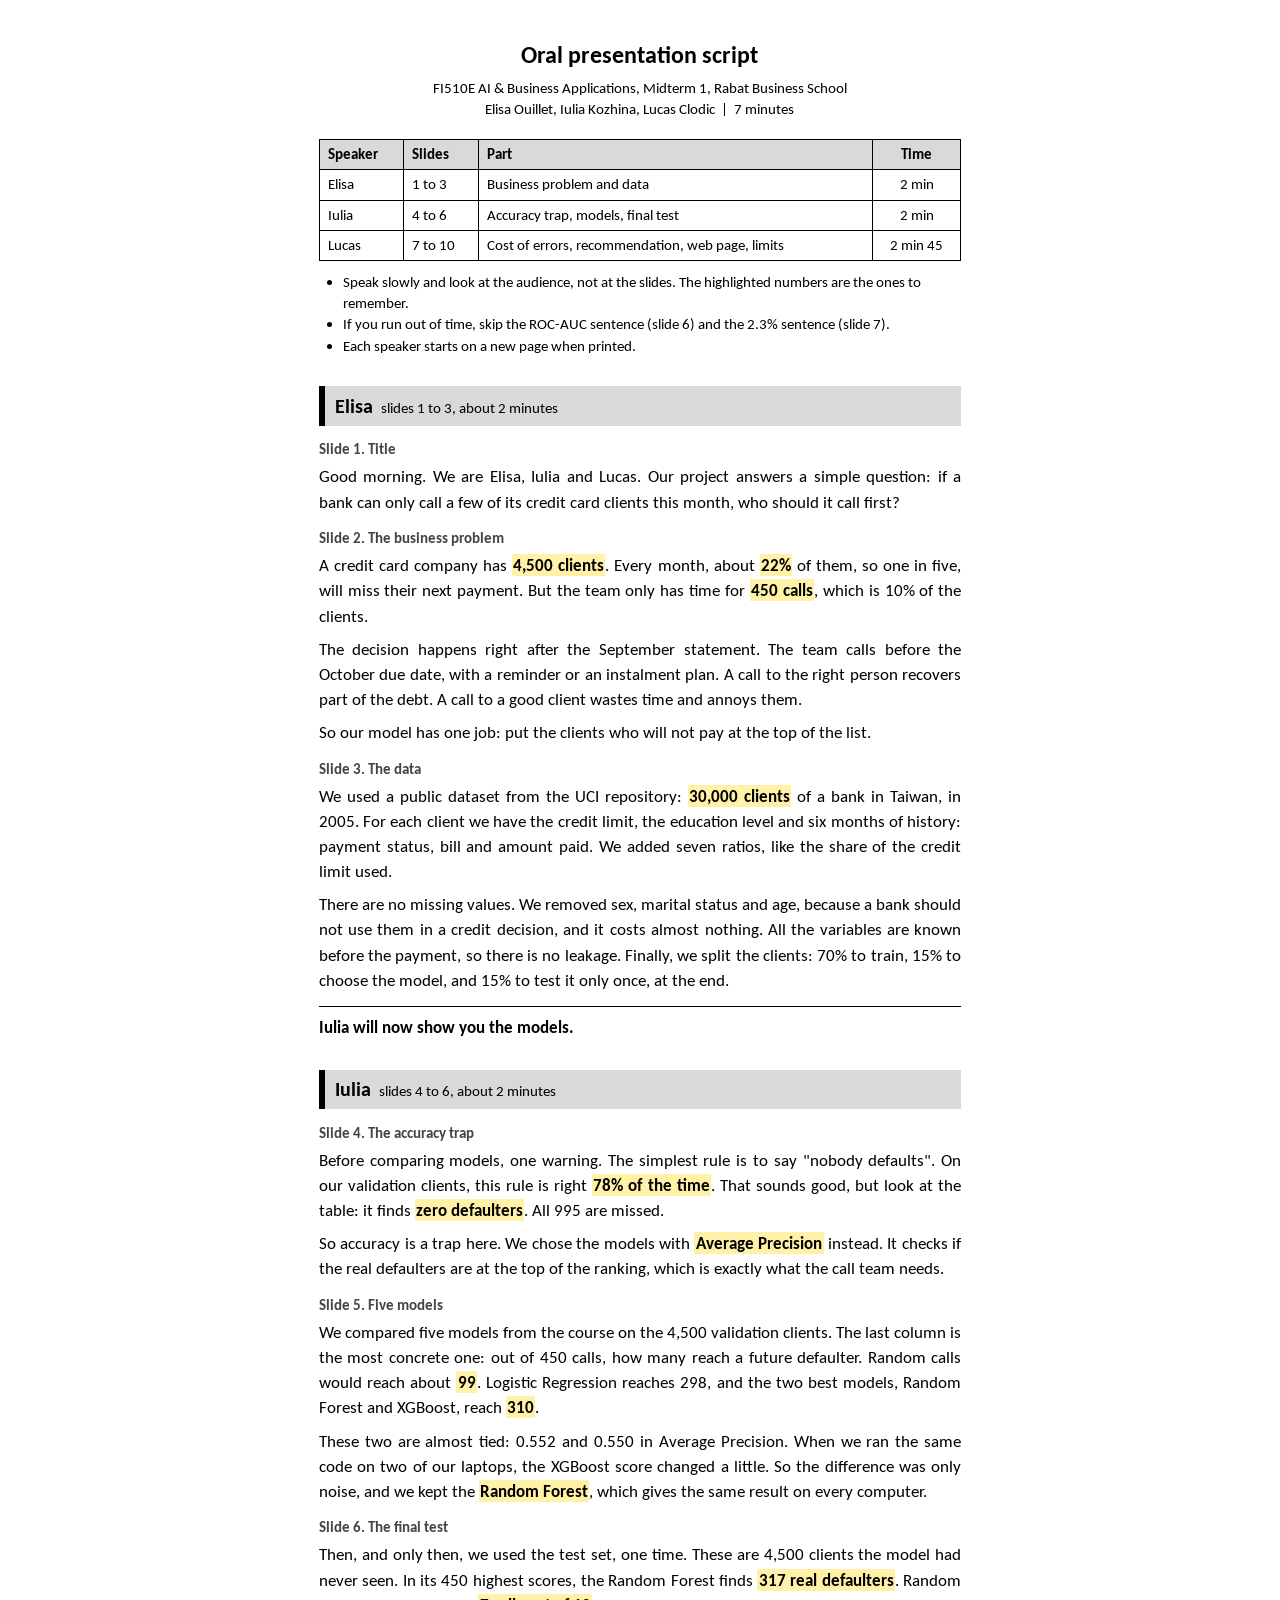
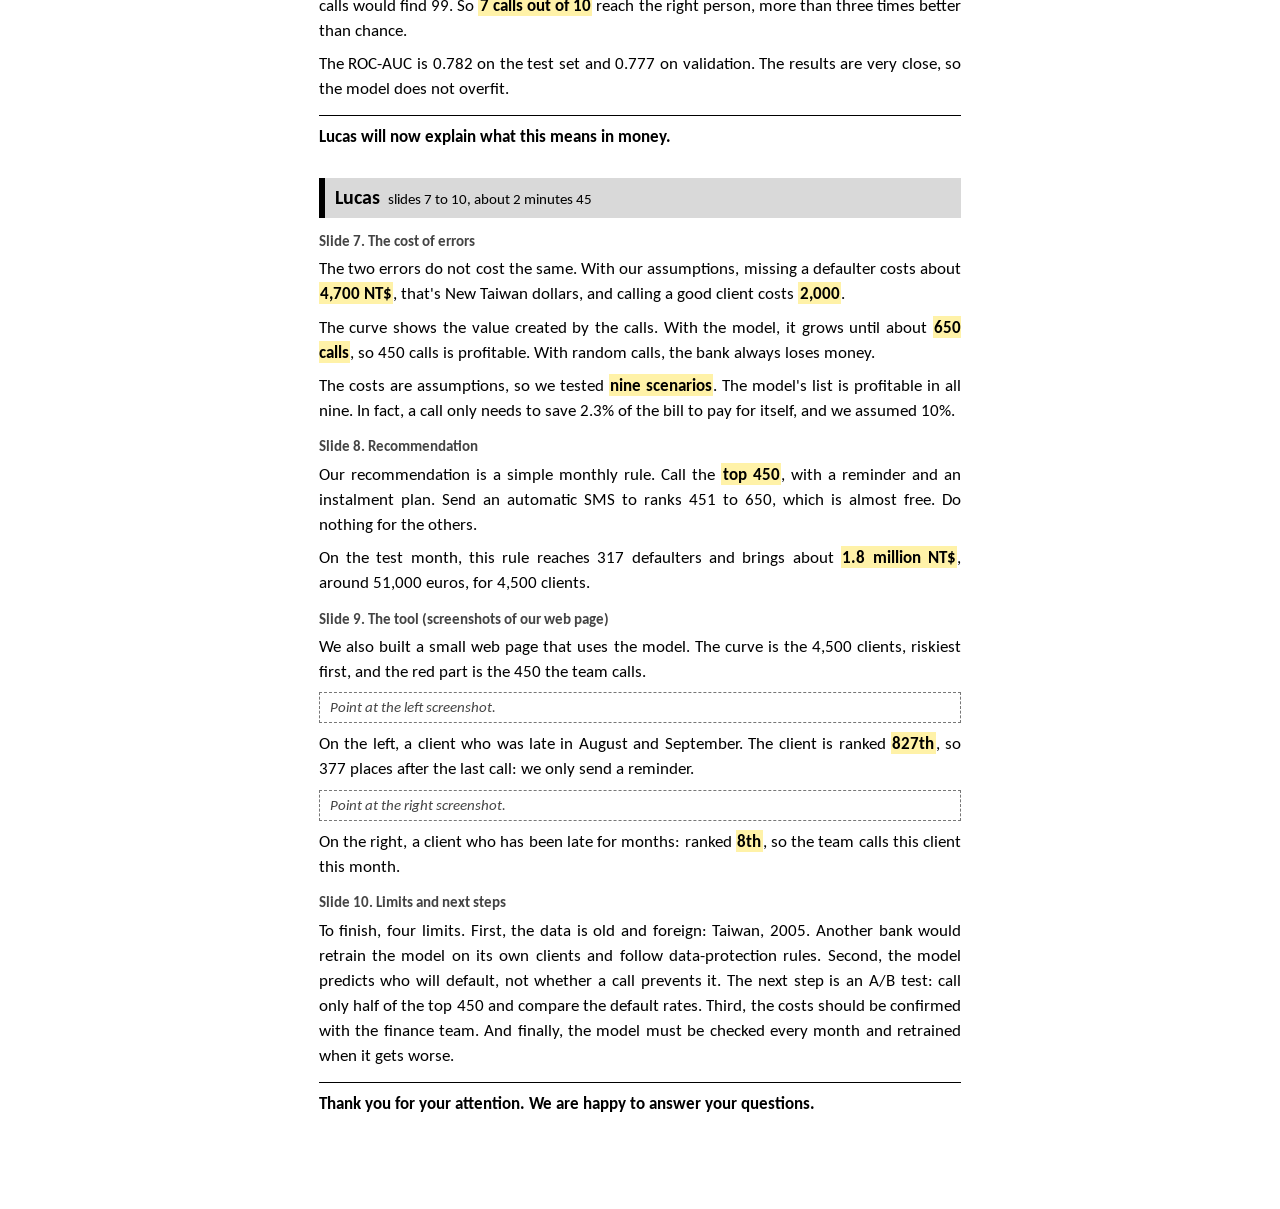
<file: notes/oral_script.html>
<!doctype html>
<html lang="en">
<head>
<meta charset="utf-8">
<title>FI510E Midterm 1 - Oral presentation script</title>
<!-- Carlito has the same metrics as Calibri, so it matches the report -->
<link rel="stylesheet" href="https://fonts.googleapis.com/css2?family=Carlito:ital,wght@0,400;0,700;1,400&display=swap">
<style>
  @page { size: A4; margin: 2cm; }
  body {
    font-family: Calibri, Carlito, Arial, sans-serif;
    font-size: 13pt;
    line-height: 1.45;
    color: #000;
    max-width: 17cm;
    margin: 0 auto;
    padding: 1cm 0 2cm;
  }
  @media print { body { padding: 0; max-width: none; } }

  .title { text-align: center; margin-bottom: 14pt; }
  .title h1 { font-size: 18pt; margin: 0 0 4pt; }
  .title p { margin: 0; font-size: 11pt; }

  table { border-collapse: collapse; width: 100%; font-size: 11pt; margin: 0 0 8pt; }
  th, td { border: 1px solid #000; padding: 3pt 6pt; text-align: left; }
  th { background: #d9d9d9; }
  td:last-child, th:last-child { text-align: center; }
  .tips { font-size: 11pt; margin: 0 0 6pt; padding-left: 18pt; }

  .speaker { margin-top: 22pt; }
  .speaker + .speaker { break-before: page; }
  .speaker h2 {
    font-size: 15pt;
    margin: 0 0 10pt;
    padding: 4pt 8pt;
    background: #d9d9d9;
    border-left: 5pt solid #000;
  }
  .speaker h2 span { font-weight: 400; font-size: 11pt; }

  .slide { break-inside: avoid; margin-bottom: 10pt; }
  .slide h3 { font-size: 11pt; margin: 0 0 3pt; color: #444; }
  .slide p { margin: 0 0 6pt; text-align: justify; }
  b { background: #fff2a8; padding: 0 1pt; }

  .stage {
    font-size: 11pt;
    font-style: italic;
    color: #444;
    border: 1px dashed #777;
    padding: 3pt 8pt;
    margin: 6pt 0;
  }
  .handover {
    font-weight: 700;
    margin-top: 10pt;
    padding-top: 6pt;
    border-top: 1px solid #000;
  }
</style>
</head>
<body>

<div class="title">
  <h1>Oral presentation script</h1>
  <p>FI510E AI &amp; Business Applications, Midterm 1, Rabat Business School</p>
  <p>Elisa Ouillet, Iulia Kozhina, Lucas Clodic &nbsp;|&nbsp; 7 minutes</p>
</div>

<table>
  <tr><th>Speaker</th><th>Slides</th><th>Part</th><th>Time</th></tr>
  <tr><td>Elisa</td><td>1 to 3</td><td>Business problem and data</td><td>2 min</td></tr>
  <tr><td>Iulia</td><td>4 to 6</td><td>Accuracy trap, models, final test</td><td>2 min</td></tr>
  <tr><td>Lucas</td><td>7 to 10</td><td>Cost of errors, recommendation, web page, limits</td><td>2 min 45</td></tr>
</table>
<ul class="tips">
  <li>Speak slowly and look at the audience, not at the slides. The highlighted numbers are the ones to remember.</li>
  <li>If you run out of time, skip the ROC-AUC sentence (slide 6) and the 2.3% sentence (slide 7).</li>
  <li>Each speaker starts on a new page when printed.</li>
</ul>

<!-- ============================== ELISA ============================== -->
<section class="speaker">
  <h2>Elisa <span>&nbsp;slides 1 to 3, about 2 minutes</span></h2>

  <div class="slide">
    <h3>Slide 1. Title</h3>
    <p>Good morning. We are Elisa, Iulia and Lucas. Our project answers a simple question: if a bank can only call a few of its
    credit card clients this month, who should it call first?</p>
  </div>

  <div class="slide">
    <h3>Slide 2. The business problem</h3>
    <p>A credit card company has <b>4,500 clients</b>. Every month, about <b>22%</b> of them, so one in five, will miss their next
    payment. But the team only has time for <b>450 calls</b>, which is 10% of the clients.</p>
    <p>The decision happens right after the September statement. The team calls before the October due date, with a reminder or an
    instalment plan. A call to the right person recovers part of the debt. A call to a good client wastes time and annoys them.</p>
    <p>So our model has one job: put the clients who will not pay at the top of the list.</p>
  </div>

  <div class="slide">
    <h3>Slide 3. The data</h3>
    <p>We used a public dataset from the UCI repository: <b>30,000 clients</b> of a bank in Taiwan, in 2005. For each client we have
    the credit limit, the education level and six months of history: payment status, bill and amount paid. We added seven ratios,
    like the share of the credit limit used.</p>
    <p>There are no missing values. We removed sex, marital status and age, because a bank should not use them in a credit decision,
    and it costs almost nothing. All the variables are known before the payment, so there is no leakage. Finally, we split the
    clients: 70% to train, 15% to choose the model, and 15% to test it only once, at the end.</p>
  </div>

  <p class="handover">Iulia will now show you the models.</p>
</section>

<!-- ============================== IULIA ============================== -->
<section class="speaker">
  <h2>Iulia <span>&nbsp;slides 4 to 6, about 2 minutes</span></h2>

  <div class="slide">
    <h3>Slide 4. The accuracy trap</h3>
    <p>Before comparing models, one warning. The simplest rule is to say "nobody defaults". On our validation clients, this rule is
    right <b>78% of the time</b>. That sounds good, but look at the table: it finds <b>zero defaulters</b>. All 995 are missed.</p>
    <p>So accuracy is a trap here. We chose the models with <b>Average Precision</b> instead. It checks if the real defaulters are
    at the top of the ranking, which is exactly what the call team needs.</p>
  </div>

  <div class="slide">
    <h3>Slide 5. Five models</h3>
    <p>We compared five models from the course on the 4,500 validation clients. The last column is the most concrete one: out of
    450 calls, how many reach a future defaulter. Random calls would reach about <b>99</b>. Logistic Regression reaches 298, and the
    two best models, Random Forest and XGBoost, reach <b>310</b>.</p>
    <p>These two are almost tied: 0.552 and 0.550 in Average Precision. When we ran the same code on two of our laptops, the XGBoost
    score changed a little. So the difference was only noise, and we kept the <b>Random Forest</b>, which gives the same result on
    every computer.</p>
  </div>

  <div class="slide">
    <h3>Slide 6. The final test</h3>
    <p>Then, and only then, we used the test set, one time. These are 4,500 clients the model had never seen. In its 450 highest
    scores, the Random Forest finds <b>317 real defaulters</b>. Random calls would find 99. So <b>7 calls out of 10</b> reach the
    right person, more than three times better than chance.</p>
    <p>The ROC-AUC is 0.782 on the test set and 0.777 on validation. The results are very close, so the model does not overfit.</p>
  </div>

  <p class="handover">Lucas will now explain what this means in money.</p>
</section>

<!-- ============================== LUCAS ============================== -->
<section class="speaker">
  <h2>Lucas <span>&nbsp;slides 7 to 10, about 2 minutes 45</span></h2>

  <div class="slide">
    <h3>Slide 7. The cost of errors</h3>
    <p>The two errors do not cost the same. With our assumptions, missing a defaulter costs about <b>4,700 NT$</b>, that's New
    Taiwan dollars, and calling a good client costs <b>2,000</b>.</p>
    <p>The curve shows the value created by the calls. With the model, it grows until about <b>650 calls</b>, so 450 calls is
    profitable. With random calls, the bank always loses money.</p>
    <p>The costs are assumptions, so we tested <b>nine scenarios</b>. The model's list is profitable in all nine. In fact, a call
    only needs to save 2.3% of the bill to pay for itself, and we assumed 10%.</p>
  </div>

  <div class="slide">
    <h3>Slide 8. Recommendation</h3>
    <p>Our recommendation is a simple monthly rule. Call the <b>top 450</b>, with a reminder and an instalment plan. Send an
    automatic SMS to ranks 451 to 650, which is almost free. Do nothing for the others.</p>
    <p>On the test month, this rule reaches 317 defaulters and brings about <b>1.8 million NT$</b>, around 51,000 euros, for 4,500
    clients.</p>
  </div>

  <div class="slide">
    <h3>Slide 9. The tool (screenshots of our web page)</h3>
    <p>We also built a small web page that uses the model. The curve is the 4,500 clients, riskiest first, and the red part is the
    450 the team calls.</p>
    <p class="stage">Point at the left screenshot.</p>
    <p>On the left, a client who was late in August and September. The client is ranked <b>827th</b>, so 377 places after the last
    call: we only send a reminder.</p>
    <p class="stage">Point at the right screenshot.</p>
    <p>On the right, a client who has been late for months: ranked <b>8th</b>, so the team calls this client this month.</p>
  </div>

  <div class="slide">
    <h3>Slide 10. Limits and next steps</h3>
    <p>To finish, four limits. First, the data is old and foreign: Taiwan, 2005. Another bank would retrain the model on its own
    clients and follow data-protection rules. Second, the model predicts who will default, not whether a call prevents it. The next step is an A/B
    test: call only half of the top 450 and compare the default rates. Third, the costs should be confirmed with the finance team.
    And finally, the model must be checked every month and retrained when it gets worse.</p>
  </div>

  <p class="handover">Thank you for your attention. We are happy to answer your questions.</p>
</section>

</body>
</html>
</file>
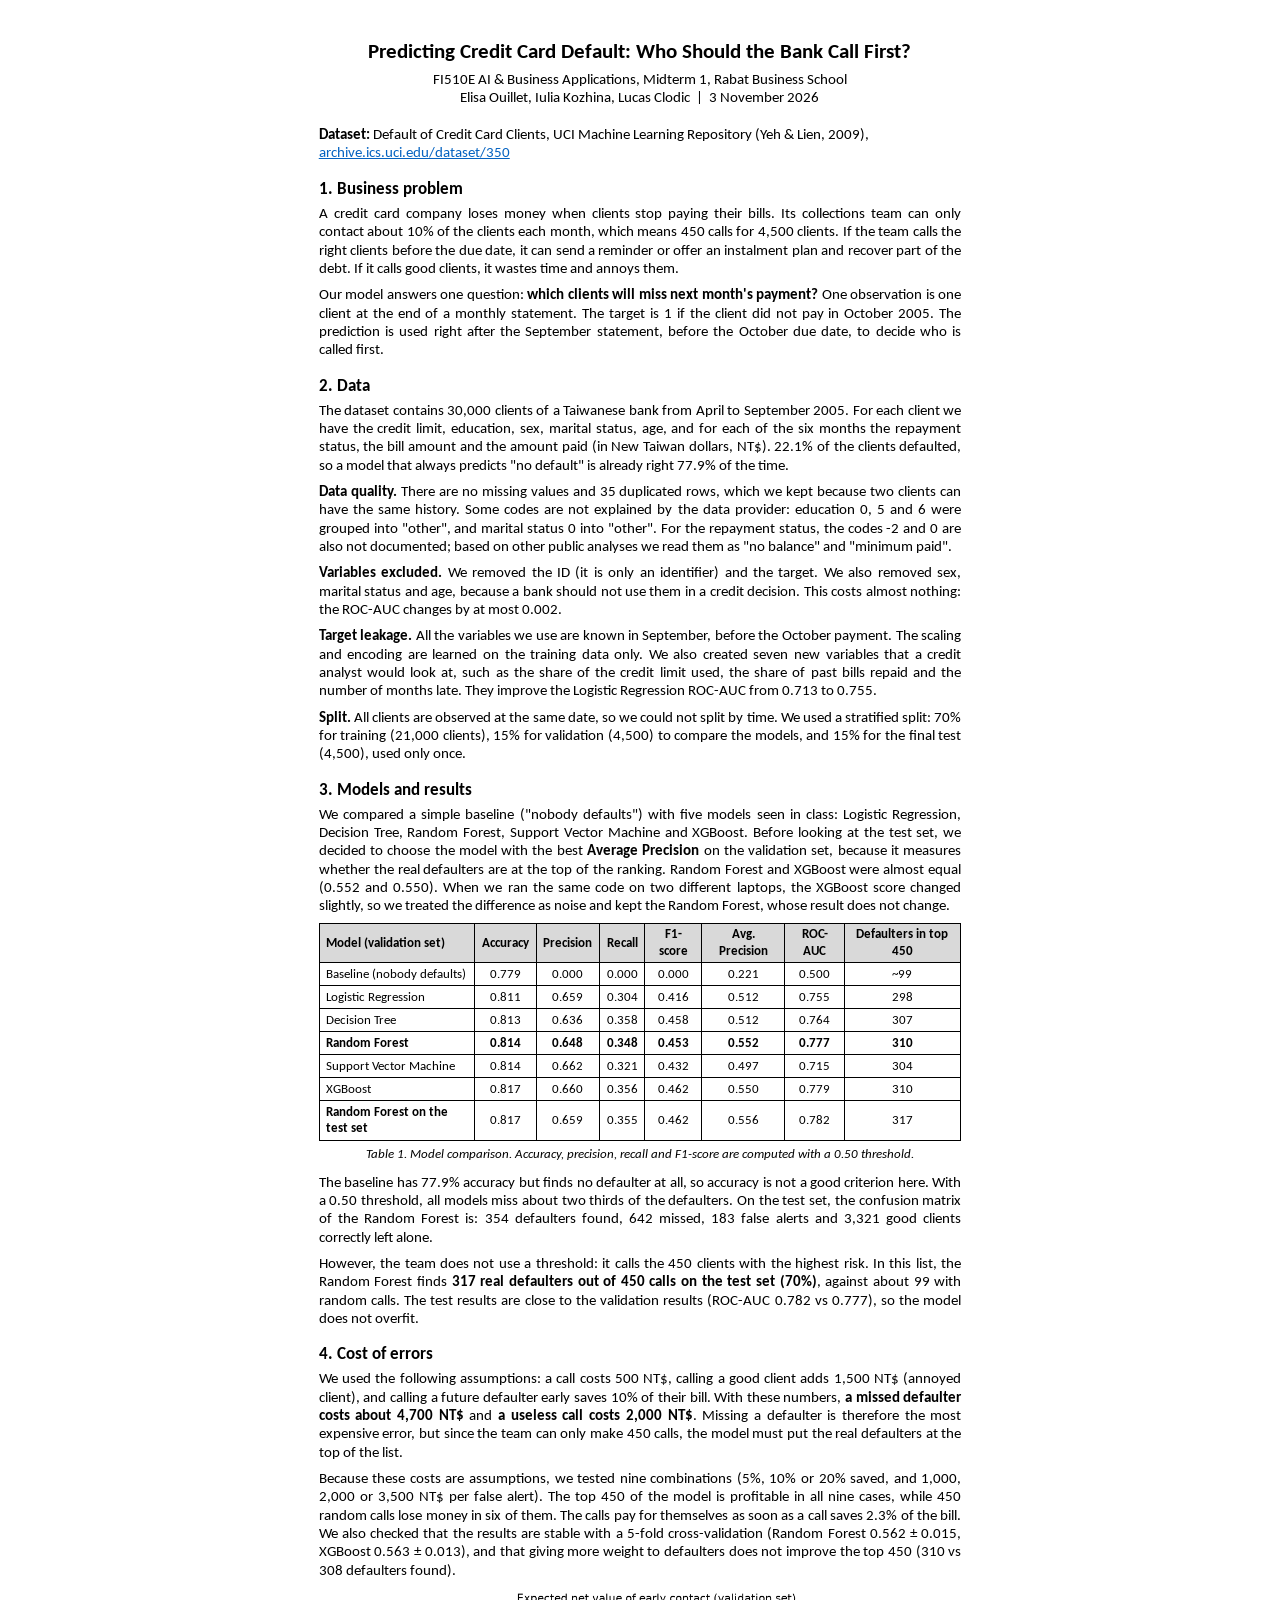
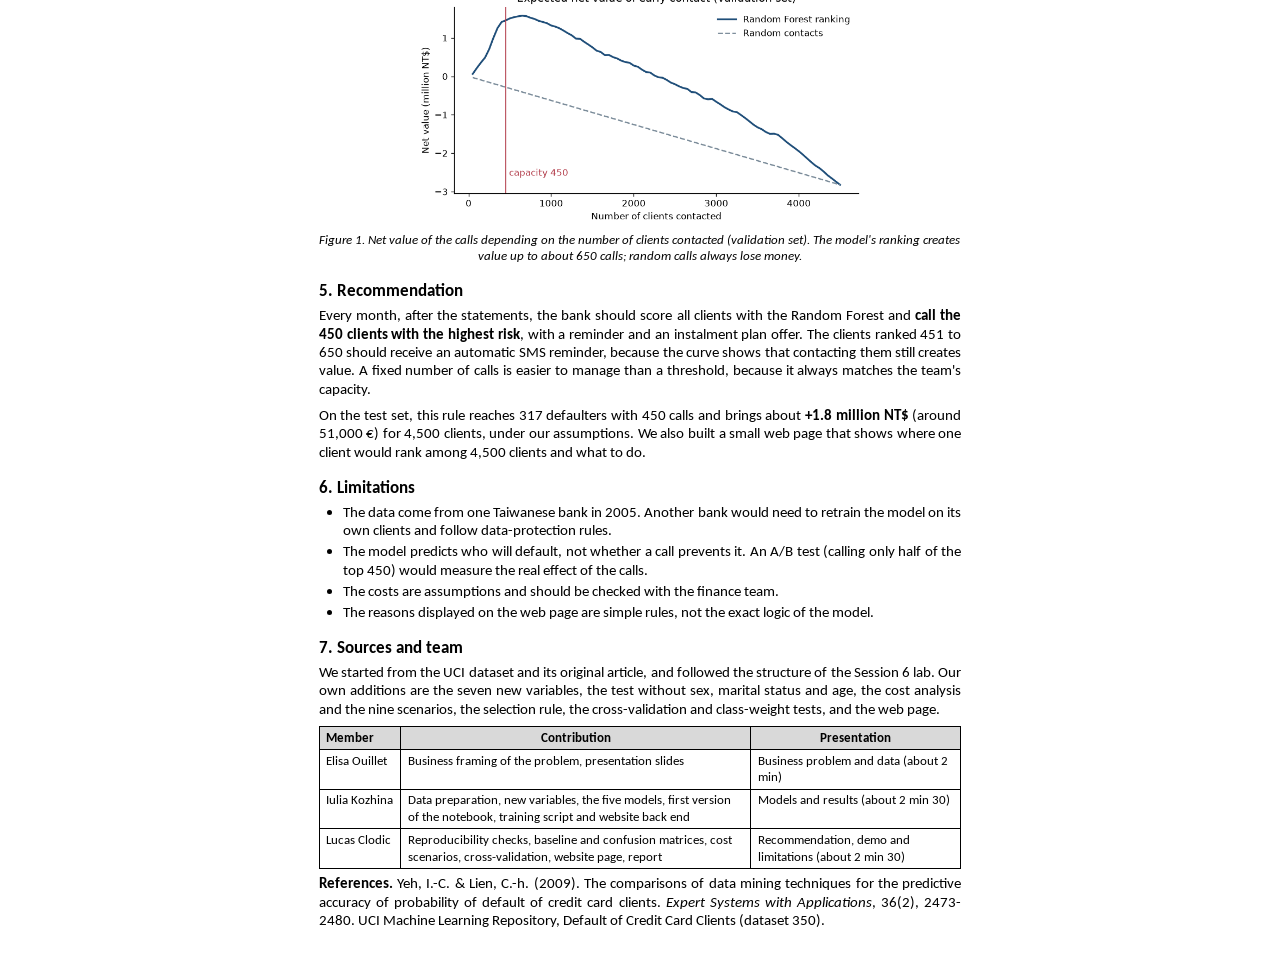
<file: report/business_report.html>
<!doctype html>
<html lang="en">
<head>
<meta charset="utf-8">
<title>FI510E Midterm 1 - Credit card default prediction - Business report</title>
<!-- Carlito has the same metrics as Calibri, Word's default font -->
<link rel="stylesheet" href="https://fonts.googleapis.com/css2?family=Carlito:ital,wght@0,400;0,700;1,400&display=swap">
<style>
  @page { size: A4; margin: 2cm; }
  body {
    font-family: Calibri, Carlito, Arial, sans-serif;
    font-size: 11pt;
    line-height: 1.25;
    color: #000;
    max-width: 17cm;
    margin: 0 auto;
    padding: 1cm 0;
  }
  @media print { body { padding: 0; max-width: none; } }
  .title { text-align: center; margin-bottom: 14pt; }
  .title h1 { font-size: 16pt; margin: 0 0 4pt; }
  .title p { margin: 0; text-align: center; }
  p.sources { text-align: left; }
  h2 { font-size: 12.5pt; margin: 12pt 0 4pt; break-after: avoid; }
  p { text-align: justify; margin: 0 0 6pt; }
  ul { margin: 0 0 6pt; padding-left: 18pt; }
  li { text-align: justify; margin-bottom: 2pt; }
  table { border-collapse: collapse; width: 100%; margin: 4pt 0 4pt; font-size: 10pt; break-inside: avoid; }
  th, td { border: 1px solid #000; padding: 2pt 5pt; text-align: center; }
  th { background: #d9d9d9; }
  td:first-child, th:first-child { text-align: left; }
  .caption { font-size: 9.5pt; font-style: italic; text-align: center; margin-bottom: 8pt; }
  .figure { text-align: center; margin: 6pt 0 2pt; break-inside: avoid; }
  .figure img { width: 70%; }
  .team td { text-align: left; vertical-align: top; }
  .team td:first-child { white-space: nowrap; }
  a { color: #0563c1; }
</style>
</head>
<body>

<div class="title">
  <h1>Predicting Credit Card Default: Who Should the Bank Call First?</h1>
  <p>FI510E AI &amp; Business Applications, Midterm 1, Rabat Business School</p>
  <p>Elisa Ouillet, Iulia Kozhina, Lucas Clodic &nbsp;|&nbsp; 3 November 2026</p>
</div>

<p class="sources"><b>Dataset:</b> Default of Credit Card Clients, UCI Machine Learning Repository (Yeh &amp; Lien, 2009),
<a href="https://archive.ics.uci.edu/dataset/350/default+of+credit+card+clients">archive.ics.uci.edu/dataset/350</a></p>

<h2>1. Business problem</h2>
<p>A credit card company loses money when clients stop paying their bills. Its collections team can only contact about 10% of the
clients each month, which means 450 calls for 4,500 clients. If the team calls the right clients before the due date, it can send a
reminder or offer an instalment plan and recover part of the debt. If it calls good clients, it wastes time and annoys them.</p>
<p>Our model answers one question: <b>which clients will miss next month's payment?</b> One observation is one client at the end of a
monthly statement. The target is 1 if the client did not pay in October 2005. The prediction is used right after the September
statement, before the October due date, to decide who is called first.</p>

<h2>2. Data</h2>
<p>The dataset contains 30,000 clients of a Taiwanese bank from April to September 2005. For each client we have the credit limit,
education, sex, marital status, age, and for each of the six months the repayment status, the bill amount and the amount paid
(in New Taiwan dollars, NT$). 22.1% of the clients defaulted, so a model that always predicts "no default" is already right 77.9% of the time.</p>
<p><b>Data quality.</b> There are no missing values and 35 duplicated rows, which we kept because two clients can have the same history.
Some codes are not explained by the data provider: education 0, 5 and 6 were grouped into "other", and marital status 0 into "other".
For the repayment status, the codes -2 and 0 are also not documented; based on other public analyses we read them as "no balance"
and "minimum paid".</p>
<p><b>Variables excluded.</b> We removed the ID (it is only an identifier) and the target. We also removed sex, marital status and age,
because a bank should not use them in a credit decision. This costs almost nothing: the ROC-AUC changes by at most 0.002.</p>
<p><b>Target leakage.</b> All the variables we use are known in September, before the October payment. The scaling and encoding are
learned on the training data only. We also created seven new variables that a credit analyst would look at, such as the share of the
credit limit used, the share of past bills repaid and the number of months late. They improve the Logistic Regression ROC-AUC from 0.713 to 0.755.</p>
<p><b>Split.</b> All clients are observed at the same date, so we could not split by time. We used a stratified split:
70% for training (21,000 clients), 15% for validation (4,500) to compare the models, and 15% for the final test (4,500), used only once.</p>

<h2>3. Models and results</h2>
<p>We compared a simple baseline ("nobody defaults") with five models seen in class: Logistic Regression, Decision Tree,
Random Forest, Support Vector Machine and XGBoost. Before looking at the test set, we decided to choose the model with the best
<b>Average Precision</b> on the validation set, because it measures whether the real defaulters are at the top of the ranking.
Random Forest and XGBoost were almost equal (0.552 and 0.550). When we ran the same code on two different laptops, the XGBoost score
changed slightly, so we treated the difference as noise and kept the Random Forest, whose result does not change.</p>

<table>
  <tr><th>Model (validation set)</th><th>Accuracy</th><th>Precision</th><th>Recall</th><th>F1-score</th><th>Avg. Precision</th><th>ROC-AUC</th><th>Defaulters in top 450</th></tr>
  <tr><td>Baseline (nobody defaults)</td><td>0.779</td><td>0.000</td><td>0.000</td><td>0.000</td><td>0.221</td><td>0.500</td><td>~99</td></tr>
  <tr><td>Logistic Regression</td><td>0.811</td><td>0.659</td><td>0.304</td><td>0.416</td><td>0.512</td><td>0.755</td><td>298</td></tr>
  <tr><td>Decision Tree</td><td>0.813</td><td>0.636</td><td>0.358</td><td>0.458</td><td>0.512</td><td>0.764</td><td>307</td></tr>
  <tr><td><b>Random Forest</b></td><td><b>0.814</b></td><td><b>0.648</b></td><td><b>0.348</b></td><td><b>0.453</b></td><td><b>0.552</b></td><td><b>0.777</b></td><td><b>310</b></td></tr>
  <tr><td>Support Vector Machine</td><td>0.814</td><td>0.662</td><td>0.321</td><td>0.432</td><td>0.497</td><td>0.715</td><td>304</td></tr>
  <tr><td>XGBoost</td><td>0.817</td><td>0.660</td><td>0.356</td><td>0.462</td><td>0.550</td><td>0.779</td><td>310</td></tr>
  <tr><td><b>Random Forest on the test set</b></td><td>0.817</td><td>0.659</td><td>0.355</td><td>0.462</td><td>0.556</td><td>0.782</td><td>317</td></tr>
</table>
<p class="caption">Table 1. Model comparison. Accuracy, precision, recall and F1-score are computed with a 0.50 threshold.</p>

<p>The baseline has 77.9% accuracy but finds no defaulter at all, so accuracy is not a good criterion here. With a 0.50 threshold, all
models miss about two thirds of the defaulters. On the test set, the confusion matrix of the Random Forest is: 354 defaulters found,
642 missed, 183 false alerts and 3,321 good clients correctly left alone.</p>
<p>However, the team does not use a threshold: it calls the 450 clients with the highest risk. In this list, the Random Forest finds
<b>317 real defaulters out of 450 calls on the test set (70%)</b>, against about 99 with random calls. The test results are close to the
validation results (ROC-AUC 0.782 vs 0.777), so the model does not overfit.</p>

<h2>4. Cost of errors</h2>
<p>We used the following assumptions: a call costs 500 NT$, calling a good client adds 1,500 NT$ (annoyed client), and calling a future
defaulter early saves 10% of their bill. With these numbers, <b>a missed defaulter costs about 4,700 NT$</b> and <b>a useless call costs
2,000 NT$</b>. Missing a defaulter is therefore the most expensive error, but since the team can only make 450 calls, the model must
put the real defaulters at the top of the list.</p>
<p>Because these costs are assumptions, we tested nine combinations (5%, 10% or 20% saved, and 1,000, 2,000 or 3,500 NT$ per
false alert). The top 450 of the model is profitable in all nine cases, while 450 random calls lose money in six of them. The calls
pay for themselves as soon as a call saves 2.3% of the bill. We also checked that the results are stable with a 5-fold
cross-validation (Random Forest 0.562 ± 0.015, XGBoost 0.563 ± 0.013), and that giving more weight to defaulters does not improve the
top 450 (310 vs 308 defaulters found).</p>

<div class="figure"><img src="../results/figures/03_cost_curve.png" alt="Net value of the calls depending on the number of clients contacted, for the Random Forest ranking and for random calls">
<p class="caption">Figure 1. Net value of the calls depending on the number of clients contacted (validation set). The model's ranking
creates value up to about 650 calls; random calls always lose money.</p></div>

<h2>5. Recommendation</h2>
<p>Every month, after the statements, the bank should score all clients with the Random Forest and <b>call the 450 clients with the
highest risk</b>, with a reminder and an instalment plan offer. The clients ranked 451 to 650 should receive an automatic SMS reminder,
because the curve shows that contacting them still creates value. A fixed number of calls is easier to manage than a threshold,
because it always matches the team's capacity.</p>
<p>On the test set, this rule reaches 317 defaulters with 450 calls and brings about <b>+1.8 million NT$</b> (around 51,000 €) for
4,500 clients, under our assumptions. We also built a small web page that shows where one client would rank among 4,500 clients and what to do.</p>

<h2>6. Limitations</h2>
<ul>
  <li>The data come from one Taiwanese bank in 2005. Another bank would need to retrain the model on its own clients and follow data-protection rules.</li>
  <li>The model predicts who will default, not whether a call prevents it. An A/B test (calling only half of the top 450) would measure the real effect of the calls.</li>
  <li>The costs are assumptions and should be checked with the finance team.</li>
  <li>The reasons displayed on the web page are simple rules, not the exact logic of the model.</li>
</ul>

<h2>7. Sources and team</h2>
<p>We started from the UCI dataset and its original article, and followed the structure of the Session 6 lab. Our own additions are the
seven new variables, the test without sex, marital status and age, the cost analysis and the nine scenarios, the selection rule,
the cross-validation and class-weight tests, and the web page.</p>

<table class="team">
  <tr><th>Member</th><th>Contribution</th><th>Presentation</th></tr>
  <tr><td>Elisa Ouillet</td><td>Business framing of the problem, presentation slides</td><td>Business problem and data (about 2 min)</td></tr>
  <tr><td>Iulia Kozhina</td><td>Data preparation, new variables, the five models, first version of the notebook, training script and website back end</td><td>Models and results (about 2 min 30)</td></tr>
  <tr><td>Lucas Clodic</td><td>Reproducibility checks, baseline and confusion matrices, cost scenarios, cross-validation, website page, report</td><td>Recommendation, demo and limitations (about 2 min 30)</td></tr>
</table>

<p><b>References.</b> Yeh, I.-C. &amp; Lien, C.-h. (2009). The comparisons of data mining techniques for the predictive accuracy of
probability of default of credit card clients. <i>Expert Systems with Applications</i>, 36(2), 2473-2480.
UCI Machine Learning Repository, Default of Credit Card Clients (dataset 350).</p>

</body>
</html>
</file>
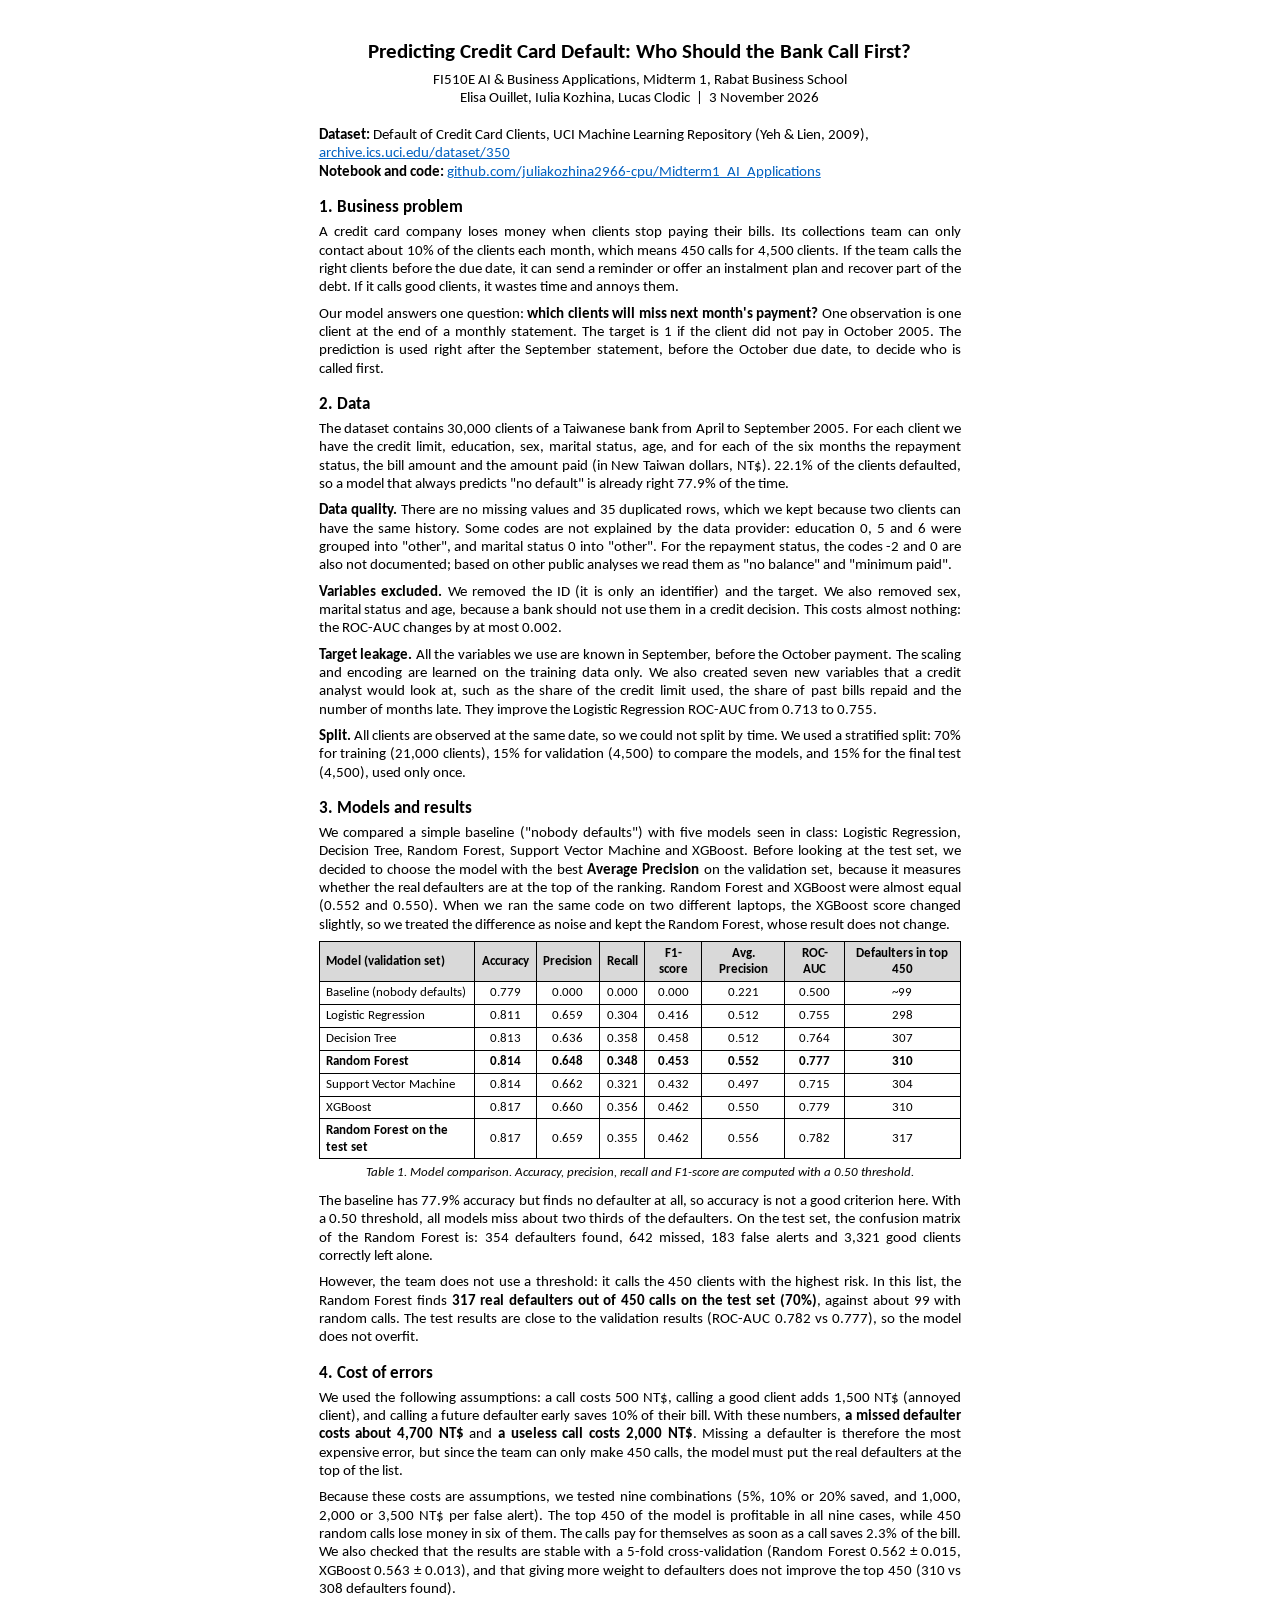
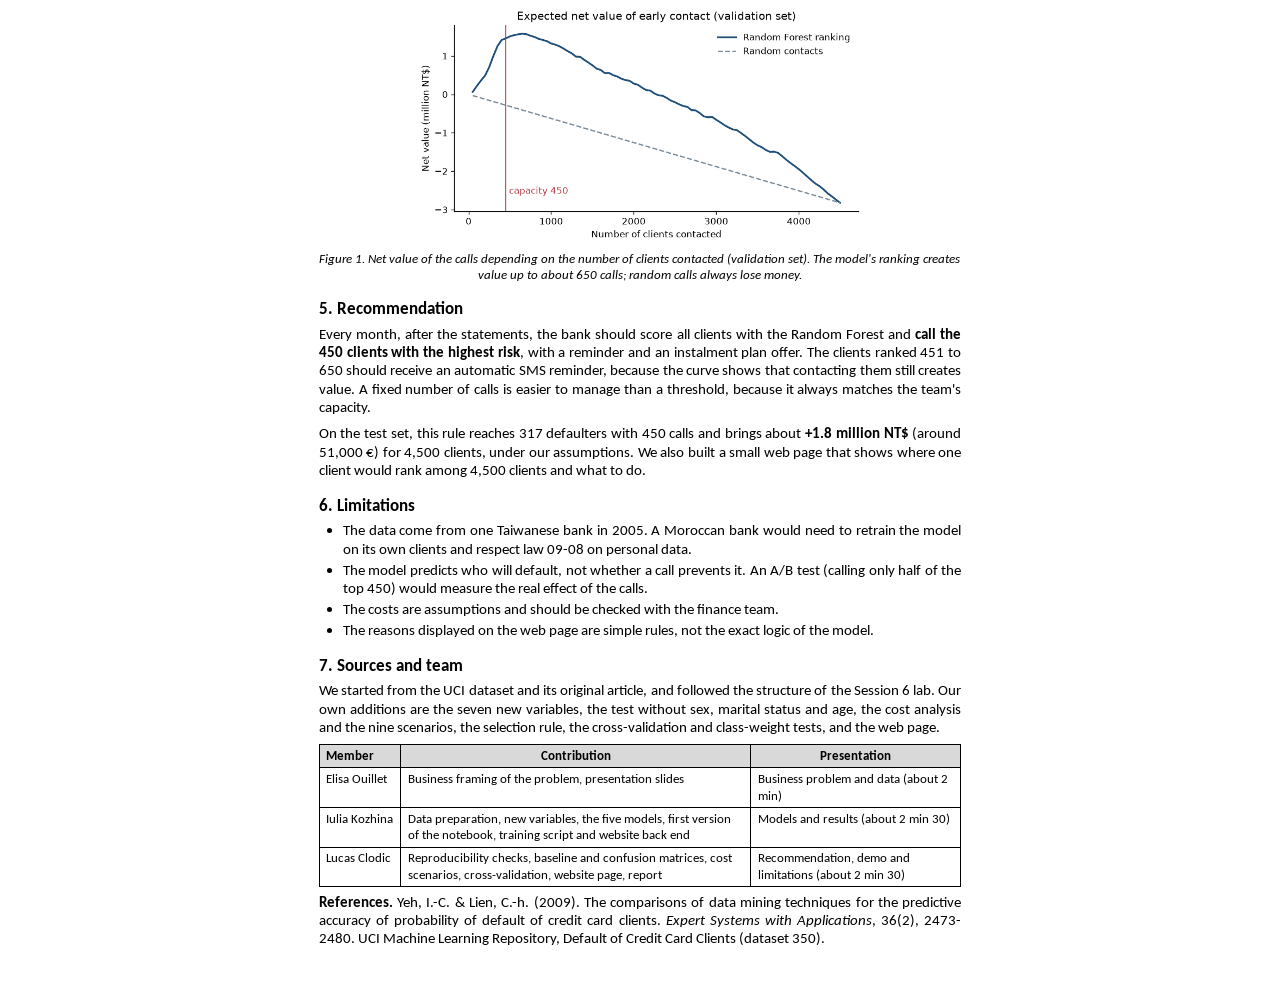
<file: reports/business_report.html>
<!doctype html>
<html lang="en">
<head>
<meta charset="utf-8">
<title>FI510E Midterm 1 - Credit card default prediction - Business report</title>
<!-- Carlito has the same metrics as Calibri, Word's default font -->
<link rel="stylesheet" href="https://fonts.googleapis.com/css2?family=Carlito:ital,wght@0,400;0,700;1,400&display=swap">
<style>
  @page { size: A4; margin: 2cm; }
  body {
    font-family: Calibri, Carlito, Arial, sans-serif;
    font-size: 11pt;
    line-height: 1.25;
    color: #000;
    max-width: 17cm;
    margin: 0 auto;
    padding: 1cm 0;
  }
  @media print { body { padding: 0; max-width: none; } }
  .title { text-align: center; margin-bottom: 14pt; }
  .title h1 { font-size: 16pt; margin: 0 0 4pt; }
  .title p { margin: 0; text-align: center; }
  p.sources { text-align: left; }
  h2 { font-size: 12.5pt; margin: 12pt 0 4pt; break-after: avoid; }
  p { text-align: justify; margin: 0 0 6pt; }
  ul { margin: 0 0 6pt; padding-left: 18pt; }
  li { text-align: justify; margin-bottom: 2pt; }
  table { border-collapse: collapse; width: 100%; margin: 4pt 0 4pt; font-size: 10pt; break-inside: avoid; }
  th, td { border: 1px solid #000; padding: 2pt 5pt; text-align: center; }
  th { background: #d9d9d9; }
  td:first-child, th:first-child { text-align: left; }
  .caption { font-size: 9.5pt; font-style: italic; text-align: center; margin-bottom: 8pt; }
  .figure { text-align: center; margin: 6pt 0 2pt; break-inside: avoid; }
  .figure img { width: 70%; }
  .team td { text-align: left; vertical-align: top; }
  .team td:first-child { white-space: nowrap; }
  a { color: #0563c1; }
</style>
</head>
<body>

<div class="title">
  <h1>Predicting Credit Card Default: Who Should the Bank Call First?</h1>
  <p>FI510E AI &amp; Business Applications, Midterm 1, Rabat Business School</p>
  <p>Elisa Ouillet, Iulia Kozhina, Lucas Clodic &nbsp;|&nbsp; 3 November 2026</p>
</div>

<p class="sources"><b>Dataset:</b> Default of Credit Card Clients, UCI Machine Learning Repository (Yeh &amp; Lien, 2009),
<a href="https://archive.ics.uci.edu/dataset/350/default+of+credit+card+clients">archive.ics.uci.edu/dataset/350</a><br>
<b>Notebook and code:</b> <a href="https://github.com/juliakozhina2966-cpu/Midterm1_AI_Applications">github.com/juliakozhina2966-cpu/Midterm1_AI_Applications</a></p>

<h2>1. Business problem</h2>
<p>A credit card company loses money when clients stop paying their bills. Its collections team can only contact about 10% of the
clients each month, which means 450 calls for 4,500 clients. If the team calls the right clients before the due date, it can send a
reminder or offer an instalment plan and recover part of the debt. If it calls good clients, it wastes time and annoys them.</p>
<p>Our model answers one question: <b>which clients will miss next month's payment?</b> One observation is one client at the end of a
monthly statement. The target is 1 if the client did not pay in October 2005. The prediction is used right after the September
statement, before the October due date, to decide who is called first.</p>

<h2>2. Data</h2>
<p>The dataset contains 30,000 clients of a Taiwanese bank from April to September 2005. For each client we have the credit limit,
education, sex, marital status, age, and for each of the six months the repayment status, the bill amount and the amount paid
(in New Taiwan dollars, NT$). 22.1% of the clients defaulted, so a model that always predicts "no default" is already right 77.9% of the time.</p>
<p><b>Data quality.</b> There are no missing values and 35 duplicated rows, which we kept because two clients can have the same history.
Some codes are not explained by the data provider: education 0, 5 and 6 were grouped into "other", and marital status 0 into "other".
For the repayment status, the codes -2 and 0 are also not documented; based on other public analyses we read them as "no balance"
and "minimum paid".</p>
<p><b>Variables excluded.</b> We removed the ID (it is only an identifier) and the target. We also removed sex, marital status and age,
because a bank should not use them in a credit decision. This costs almost nothing: the ROC-AUC changes by at most 0.002.</p>
<p><b>Target leakage.</b> All the variables we use are known in September, before the October payment. The scaling and encoding are
learned on the training data only. We also created seven new variables that a credit analyst would look at, such as the share of the
credit limit used, the share of past bills repaid and the number of months late. They improve the Logistic Regression ROC-AUC from 0.713 to 0.755.</p>
<p><b>Split.</b> All clients are observed at the same date, so we could not split by time. We used a stratified split:
70% for training (21,000 clients), 15% for validation (4,500) to compare the models, and 15% for the final test (4,500), used only once.</p>

<h2>3. Models and results</h2>
<p>We compared a simple baseline ("nobody defaults") with five models seen in class: Logistic Regression, Decision Tree,
Random Forest, Support Vector Machine and XGBoost. Before looking at the test set, we decided to choose the model with the best
<b>Average Precision</b> on the validation set, because it measures whether the real defaulters are at the top of the ranking.
Random Forest and XGBoost were almost equal (0.552 and 0.550). When we ran the same code on two different laptops, the XGBoost score
changed slightly, so we treated the difference as noise and kept the Random Forest, whose result does not change.</p>

<table>
  <tr><th>Model (validation set)</th><th>Accuracy</th><th>Precision</th><th>Recall</th><th>F1-score</th><th>Avg. Precision</th><th>ROC-AUC</th><th>Defaulters in top 450</th></tr>
  <tr><td>Baseline (nobody defaults)</td><td>0.779</td><td>0.000</td><td>0.000</td><td>0.000</td><td>0.221</td><td>0.500</td><td>~99</td></tr>
  <tr><td>Logistic Regression</td><td>0.811</td><td>0.659</td><td>0.304</td><td>0.416</td><td>0.512</td><td>0.755</td><td>298</td></tr>
  <tr><td>Decision Tree</td><td>0.813</td><td>0.636</td><td>0.358</td><td>0.458</td><td>0.512</td><td>0.764</td><td>307</td></tr>
  <tr><td><b>Random Forest</b></td><td><b>0.814</b></td><td><b>0.648</b></td><td><b>0.348</b></td><td><b>0.453</b></td><td><b>0.552</b></td><td><b>0.777</b></td><td><b>310</b></td></tr>
  <tr><td>Support Vector Machine</td><td>0.814</td><td>0.662</td><td>0.321</td><td>0.432</td><td>0.497</td><td>0.715</td><td>304</td></tr>
  <tr><td>XGBoost</td><td>0.817</td><td>0.660</td><td>0.356</td><td>0.462</td><td>0.550</td><td>0.779</td><td>310</td></tr>
  <tr><td><b>Random Forest on the test set</b></td><td>0.817</td><td>0.659</td><td>0.355</td><td>0.462</td><td>0.556</td><td>0.782</td><td>317</td></tr>
</table>
<p class="caption">Table 1. Model comparison. Accuracy, precision, recall and F1-score are computed with a 0.50 threshold.</p>

<p>The baseline has 77.9% accuracy but finds no defaulter at all, so accuracy is not a good criterion here. With a 0.50 threshold, all
models miss about two thirds of the defaulters. On the test set, the confusion matrix of the Random Forest is: 354 defaulters found,
642 missed, 183 false alerts and 3,321 good clients correctly left alone.</p>
<p>However, the team does not use a threshold: it calls the 450 clients with the highest risk. In this list, the Random Forest finds
<b>317 real defaulters out of 450 calls on the test set (70%)</b>, against about 99 with random calls. The test results are close to the
validation results (ROC-AUC 0.782 vs 0.777), so the model does not overfit.</p>

<h2>4. Cost of errors</h2>
<p>We used the following assumptions: a call costs 500 NT$, calling a good client adds 1,500 NT$ (annoyed client), and calling a future
defaulter early saves 10% of their bill. With these numbers, <b>a missed defaulter costs about 4,700 NT$</b> and <b>a useless call costs
2,000 NT$</b>. Missing a defaulter is therefore the most expensive error, but since the team can only make 450 calls, the model must
put the real defaulters at the top of the list.</p>
<p>Because these costs are assumptions, we tested nine combinations (5%, 10% or 20% saved, and 1,000, 2,000 or 3,500 NT$ per
false alert). The top 450 of the model is profitable in all nine cases, while 450 random calls lose money in six of them. The calls
pay for themselves as soon as a call saves 2.3% of the bill. We also checked that the results are stable with a 5-fold
cross-validation (Random Forest 0.562 ± 0.015, XGBoost 0.563 ± 0.013), and that giving more weight to defaulters does not improve the
top 450 (310 vs 308 defaulters found).</p>

<div class="figure"><img src="figures/03_cost_curve.png" alt="Net value of the calls depending on the number of clients contacted, for the Random Forest ranking and for random calls">
<p class="caption">Figure 1. Net value of the calls depending on the number of clients contacted (validation set). The model's ranking
creates value up to about 650 calls; random calls always lose money.</p></div>

<h2>5. Recommendation</h2>
<p>Every month, after the statements, the bank should score all clients with the Random Forest and <b>call the 450 clients with the
highest risk</b>, with a reminder and an instalment plan offer. The clients ranked 451 to 650 should receive an automatic SMS reminder,
because the curve shows that contacting them still creates value. A fixed number of calls is easier to manage than a threshold,
because it always matches the team's capacity.</p>
<p>On the test set, this rule reaches 317 defaulters with 450 calls and brings about <b>+1.8 million NT$</b> (around 51,000 €) for
4,500 clients, under our assumptions. We also built a small web page that shows where one client would rank among 4,500 clients and what to do.</p>

<h2>6. Limitations</h2>
<ul>
  <li>The data come from one Taiwanese bank in 2005. A Moroccan bank would need to retrain the model on its own clients and respect law 09-08 on personal data.</li>
  <li>The model predicts who will default, not whether a call prevents it. An A/B test (calling only half of the top 450) would measure the real effect of the calls.</li>
  <li>The costs are assumptions and should be checked with the finance team.</li>
  <li>The reasons displayed on the web page are simple rules, not the exact logic of the model.</li>
</ul>

<h2>7. Sources and team</h2>
<p>We started from the UCI dataset and its original article, and followed the structure of the Session 6 lab. Our own additions are the
seven new variables, the test without sex, marital status and age, the cost analysis and the nine scenarios, the selection rule,
the cross-validation and class-weight tests, and the web page.</p>

<table class="team">
  <tr><th>Member</th><th>Contribution</th><th>Presentation</th></tr>
  <tr><td>Elisa Ouillet</td><td>Business framing of the problem, presentation slides</td><td>Business problem and data (about 2 min)</td></tr>
  <tr><td>Iulia Kozhina</td><td>Data preparation, new variables, the five models, first version of the notebook, training script and website back end</td><td>Models and results (about 2 min 30)</td></tr>
  <tr><td>Lucas Clodic</td><td>Reproducibility checks, baseline and confusion matrices, cost scenarios, cross-validation, website page, report</td><td>Recommendation, demo and limitations (about 2 min 30)</td></tr>
</table>

<p><b>References.</b> Yeh, I.-C. &amp; Lien, C.-h. (2009). The comparisons of data mining techniques for the predictive accuracy of
probability of default of credit card clients. <i>Expert Systems with Applications</i>, 36(2), 2473-2480.
UCI Machine Learning Repository, Default of Credit Card Clients (dataset 350).</p>

</body>
</html>
</file>
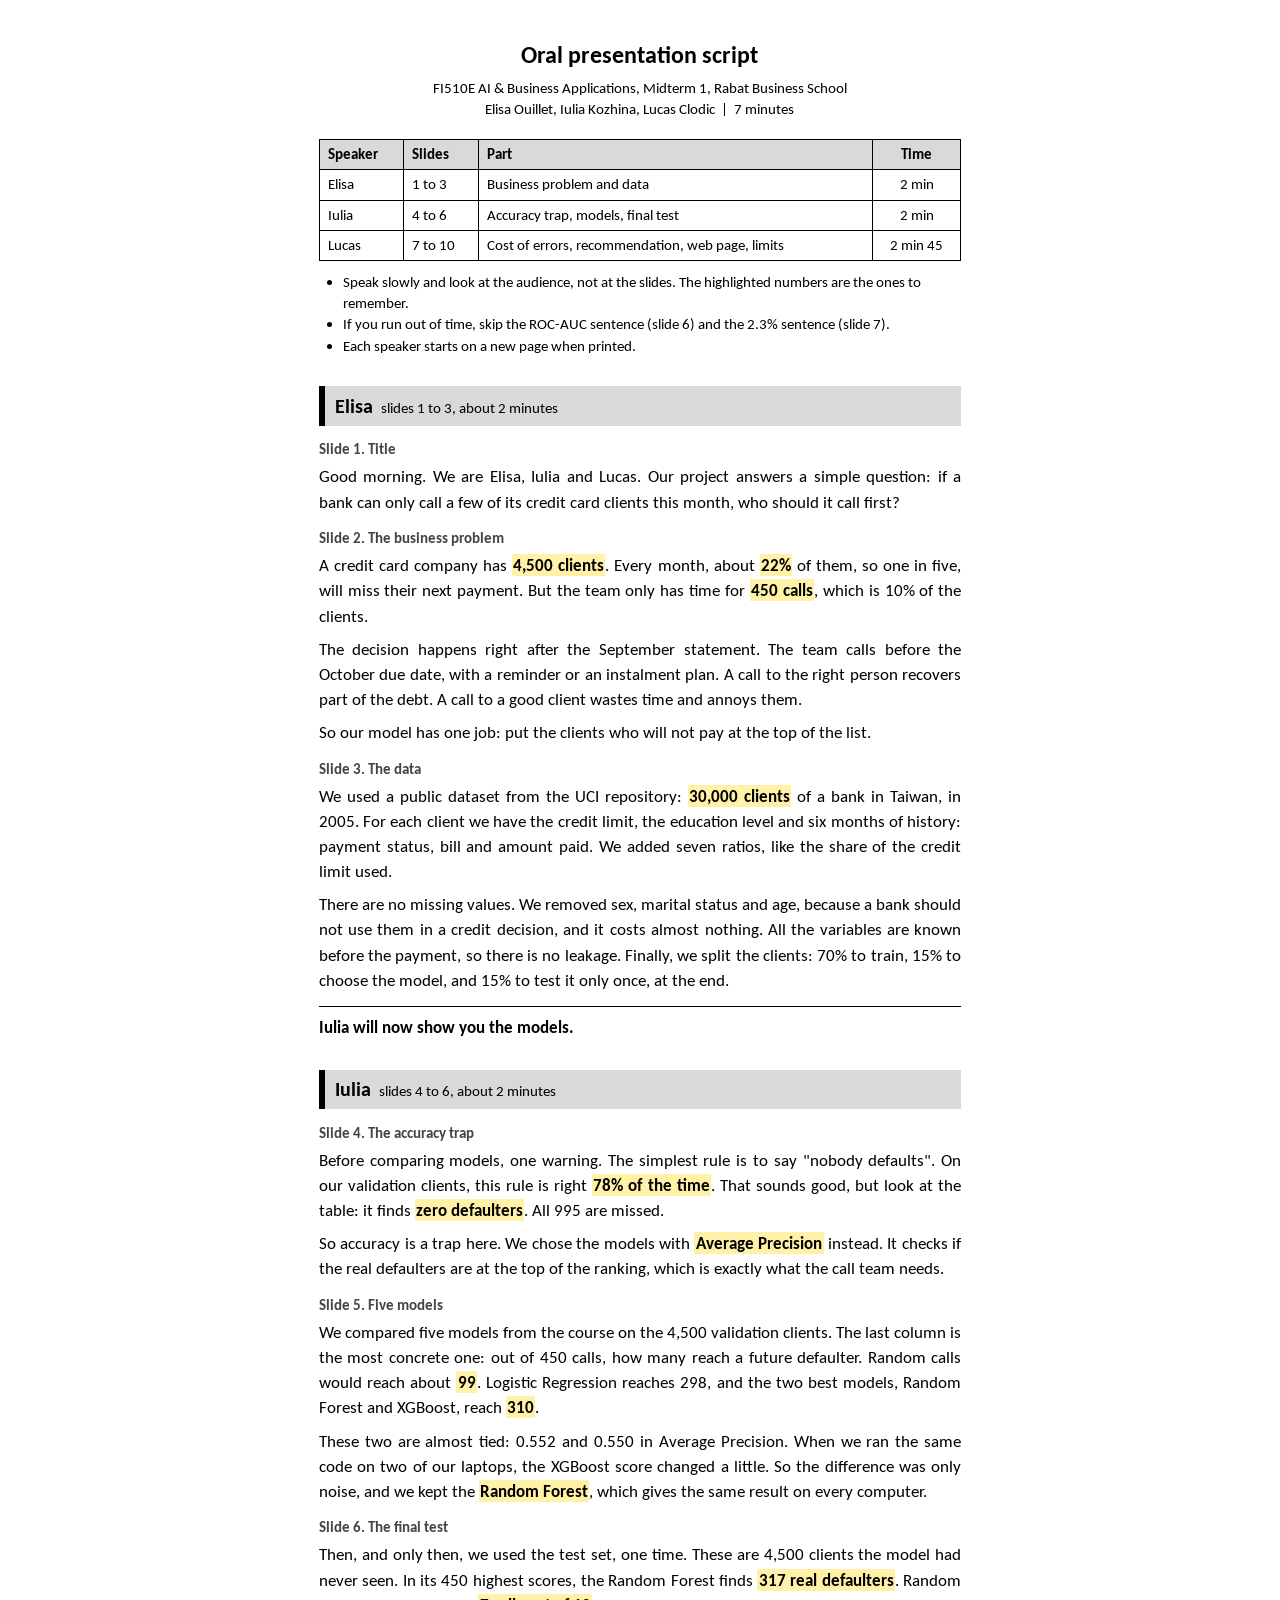
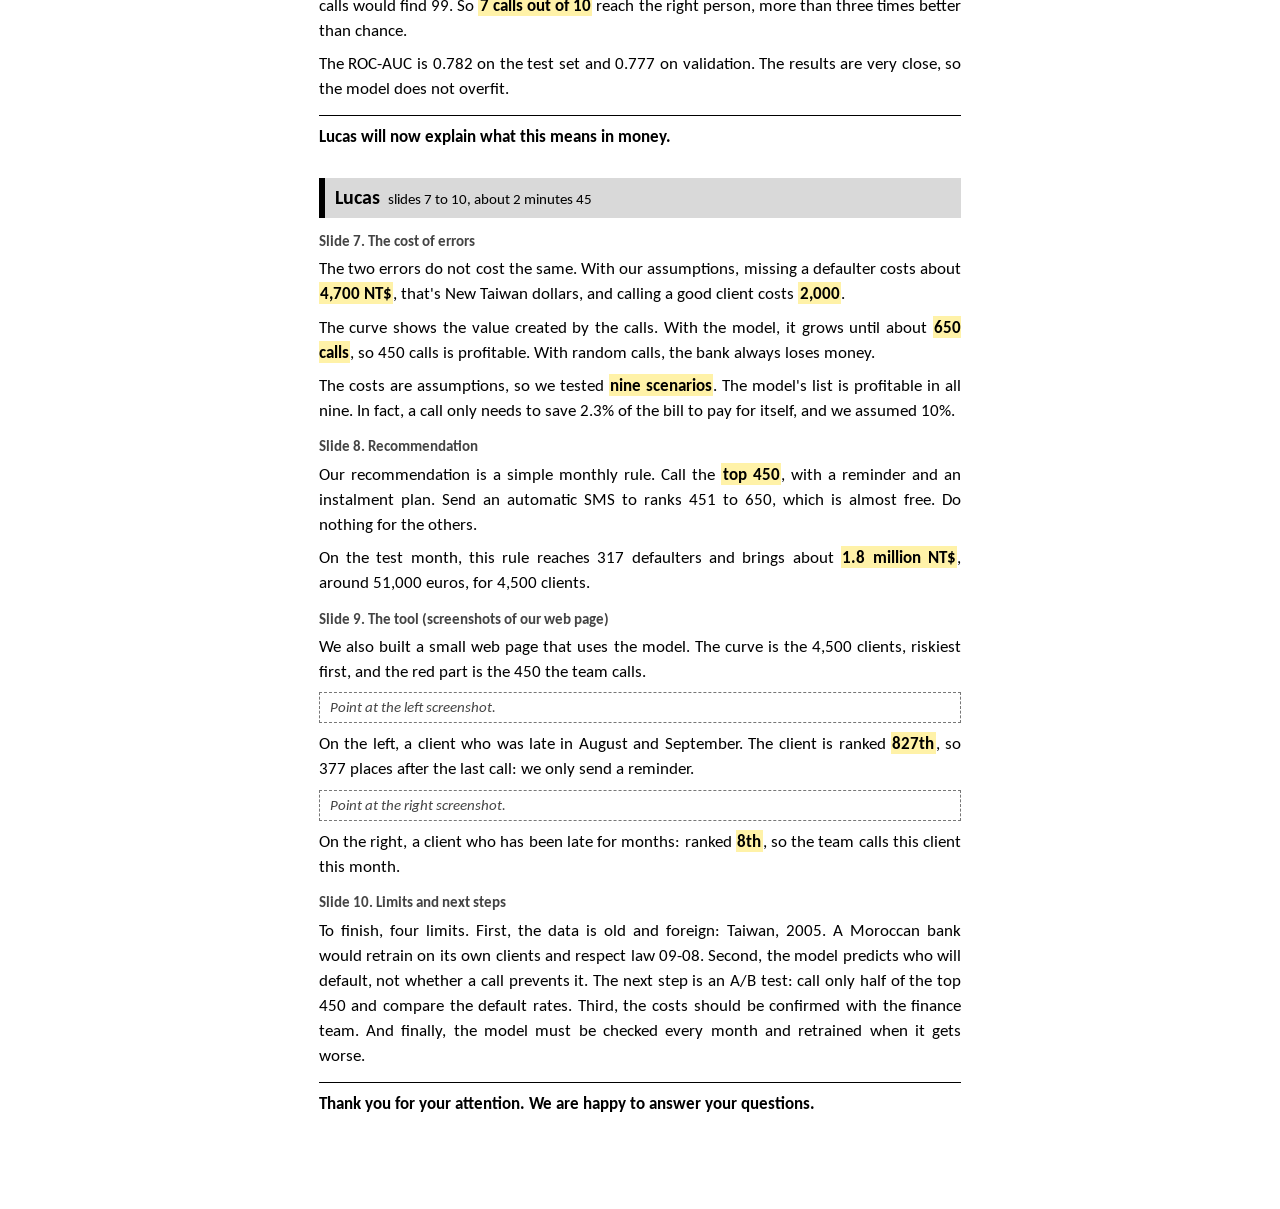
<file: reports/oral_script.html>
<!doctype html>
<html lang="en">
<head>
<meta charset="utf-8">
<title>FI510E Midterm 1 - Oral presentation script</title>
<!-- Carlito has the same metrics as Calibri, so it matches the report -->
<link rel="stylesheet" href="https://fonts.googleapis.com/css2?family=Carlito:ital,wght@0,400;0,700;1,400&display=swap">
<style>
  @page { size: A4; margin: 2cm; }
  body {
    font-family: Calibri, Carlito, Arial, sans-serif;
    font-size: 13pt;
    line-height: 1.45;
    color: #000;
    max-width: 17cm;
    margin: 0 auto;
    padding: 1cm 0 2cm;
  }
  @media print { body { padding: 0; max-width: none; } }

  .title { text-align: center; margin-bottom: 14pt; }
  .title h1 { font-size: 18pt; margin: 0 0 4pt; }
  .title p { margin: 0; font-size: 11pt; }

  table { border-collapse: collapse; width: 100%; font-size: 11pt; margin: 0 0 8pt; }
  th, td { border: 1px solid #000; padding: 3pt 6pt; text-align: left; }
  th { background: #d9d9d9; }
  td:last-child, th:last-child { text-align: center; }
  .tips { font-size: 11pt; margin: 0 0 6pt; padding-left: 18pt; }

  .speaker { margin-top: 22pt; }
  .speaker + .speaker { break-before: page; }
  .speaker h2 {
    font-size: 15pt;
    margin: 0 0 10pt;
    padding: 4pt 8pt;
    background: #d9d9d9;
    border-left: 5pt solid #000;
  }
  .speaker h2 span { font-weight: 400; font-size: 11pt; }

  .slide { break-inside: avoid; margin-bottom: 10pt; }
  .slide h3 { font-size: 11pt; margin: 0 0 3pt; color: #444; }
  .slide p { margin: 0 0 6pt; text-align: justify; }
  b { background: #fff2a8; padding: 0 1pt; }

  .stage {
    font-size: 11pt;
    font-style: italic;
    color: #444;
    border: 1px dashed #777;
    padding: 3pt 8pt;
    margin: 6pt 0;
  }
  .handover {
    font-weight: 700;
    margin-top: 10pt;
    padding-top: 6pt;
    border-top: 1px solid #000;
  }
</style>
</head>
<body>

<div class="title">
  <h1>Oral presentation script</h1>
  <p>FI510E AI &amp; Business Applications, Midterm 1, Rabat Business School</p>
  <p>Elisa Ouillet, Iulia Kozhina, Lucas Clodic &nbsp;|&nbsp; 7 minutes</p>
</div>

<table>
  <tr><th>Speaker</th><th>Slides</th><th>Part</th><th>Time</th></tr>
  <tr><td>Elisa</td><td>1 to 3</td><td>Business problem and data</td><td>2 min</td></tr>
  <tr><td>Iulia</td><td>4 to 6</td><td>Accuracy trap, models, final test</td><td>2 min</td></tr>
  <tr><td>Lucas</td><td>7 to 10</td><td>Cost of errors, recommendation, web page, limits</td><td>2 min 45</td></tr>
</table>
<ul class="tips">
  <li>Speak slowly and look at the audience, not at the slides. The highlighted numbers are the ones to remember.</li>
  <li>If you run out of time, skip the ROC-AUC sentence (slide 6) and the 2.3% sentence (slide 7).</li>
  <li>Each speaker starts on a new page when printed.</li>
</ul>

<!-- ============================== ELISA ============================== -->
<section class="speaker">
  <h2>Elisa <span>&nbsp;slides 1 to 3, about 2 minutes</span></h2>

  <div class="slide">
    <h3>Slide 1. Title</h3>
    <p>Good morning. We are Elisa, Iulia and Lucas. Our project answers a simple question: if a bank can only call a few of its
    credit card clients this month, who should it call first?</p>
  </div>

  <div class="slide">
    <h3>Slide 2. The business problem</h3>
    <p>A credit card company has <b>4,500 clients</b>. Every month, about <b>22%</b> of them, so one in five, will miss their next
    payment. But the team only has time for <b>450 calls</b>, which is 10% of the clients.</p>
    <p>The decision happens right after the September statement. The team calls before the October due date, with a reminder or an
    instalment plan. A call to the right person recovers part of the debt. A call to a good client wastes time and annoys them.</p>
    <p>So our model has one job: put the clients who will not pay at the top of the list.</p>
  </div>

  <div class="slide">
    <h3>Slide 3. The data</h3>
    <p>We used a public dataset from the UCI repository: <b>30,000 clients</b> of a bank in Taiwan, in 2005. For each client we have
    the credit limit, the education level and six months of history: payment status, bill and amount paid. We added seven ratios,
    like the share of the credit limit used.</p>
    <p>There are no missing values. We removed sex, marital status and age, because a bank should not use them in a credit decision,
    and it costs almost nothing. All the variables are known before the payment, so there is no leakage. Finally, we split the
    clients: 70% to train, 15% to choose the model, and 15% to test it only once, at the end.</p>
  </div>

  <p class="handover">Iulia will now show you the models.</p>
</section>

<!-- ============================== IULIA ============================== -->
<section class="speaker">
  <h2>Iulia <span>&nbsp;slides 4 to 6, about 2 minutes</span></h2>

  <div class="slide">
    <h3>Slide 4. The accuracy trap</h3>
    <p>Before comparing models, one warning. The simplest rule is to say "nobody defaults". On our validation clients, this rule is
    right <b>78% of the time</b>. That sounds good, but look at the table: it finds <b>zero defaulters</b>. All 995 are missed.</p>
    <p>So accuracy is a trap here. We chose the models with <b>Average Precision</b> instead. It checks if the real defaulters are
    at the top of the ranking, which is exactly what the call team needs.</p>
  </div>

  <div class="slide">
    <h3>Slide 5. Five models</h3>
    <p>We compared five models from the course on the 4,500 validation clients. The last column is the most concrete one: out of
    450 calls, how many reach a future defaulter. Random calls would reach about <b>99</b>. Logistic Regression reaches 298, and the
    two best models, Random Forest and XGBoost, reach <b>310</b>.</p>
    <p>These two are almost tied: 0.552 and 0.550 in Average Precision. When we ran the same code on two of our laptops, the XGBoost
    score changed a little. So the difference was only noise, and we kept the <b>Random Forest</b>, which gives the same result on
    every computer.</p>
  </div>

  <div class="slide">
    <h3>Slide 6. The final test</h3>
    <p>Then, and only then, we used the test set, one time. These are 4,500 clients the model had never seen. In its 450 highest
    scores, the Random Forest finds <b>317 real defaulters</b>. Random calls would find 99. So <b>7 calls out of 10</b> reach the
    right person, more than three times better than chance.</p>
    <p>The ROC-AUC is 0.782 on the test set and 0.777 on validation. The results are very close, so the model does not overfit.</p>
  </div>

  <p class="handover">Lucas will now explain what this means in money.</p>
</section>

<!-- ============================== LUCAS ============================== -->
<section class="speaker">
  <h2>Lucas <span>&nbsp;slides 7 to 10, about 2 minutes 45</span></h2>

  <div class="slide">
    <h3>Slide 7. The cost of errors</h3>
    <p>The two errors do not cost the same. With our assumptions, missing a defaulter costs about <b>4,700 NT$</b>, that's New
    Taiwan dollars, and calling a good client costs <b>2,000</b>.</p>
    <p>The curve shows the value created by the calls. With the model, it grows until about <b>650 calls</b>, so 450 calls is
    profitable. With random calls, the bank always loses money.</p>
    <p>The costs are assumptions, so we tested <b>nine scenarios</b>. The model's list is profitable in all nine. In fact, a call
    only needs to save 2.3% of the bill to pay for itself, and we assumed 10%.</p>
  </div>

  <div class="slide">
    <h3>Slide 8. Recommendation</h3>
    <p>Our recommendation is a simple monthly rule. Call the <b>top 450</b>, with a reminder and an instalment plan. Send an
    automatic SMS to ranks 451 to 650, which is almost free. Do nothing for the others.</p>
    <p>On the test month, this rule reaches 317 defaulters and brings about <b>1.8 million NT$</b>, around 51,000 euros, for 4,500
    clients.</p>
  </div>

  <div class="slide">
    <h3>Slide 9. The tool (screenshots of our web page)</h3>
    <p>We also built a small web page that uses the model. The curve is the 4,500 clients, riskiest first, and the red part is the
    450 the team calls.</p>
    <p class="stage">Point at the left screenshot.</p>
    <p>On the left, a client who was late in August and September. The client is ranked <b>827th</b>, so 377 places after the last
    call: we only send a reminder.</p>
    <p class="stage">Point at the right screenshot.</p>
    <p>On the right, a client who has been late for months: ranked <b>8th</b>, so the team calls this client this month.</p>
  </div>

  <div class="slide">
    <h3>Slide 10. Limits and next steps</h3>
    <p>To finish, four limits. First, the data is old and foreign: Taiwan, 2005. A Moroccan bank would retrain on its own clients
    and respect law 09-08. Second, the model predicts who will default, not whether a call prevents it. The next step is an A/B
    test: call only half of the top 450 and compare the default rates. Third, the costs should be confirmed with the finance team.
    And finally, the model must be checked every month and retrained when it gets worse.</p>
  </div>

  <p class="handover">Thank you for your attention. We are happy to answer your questions.</p>
</section>

</body>
</html>
</file>
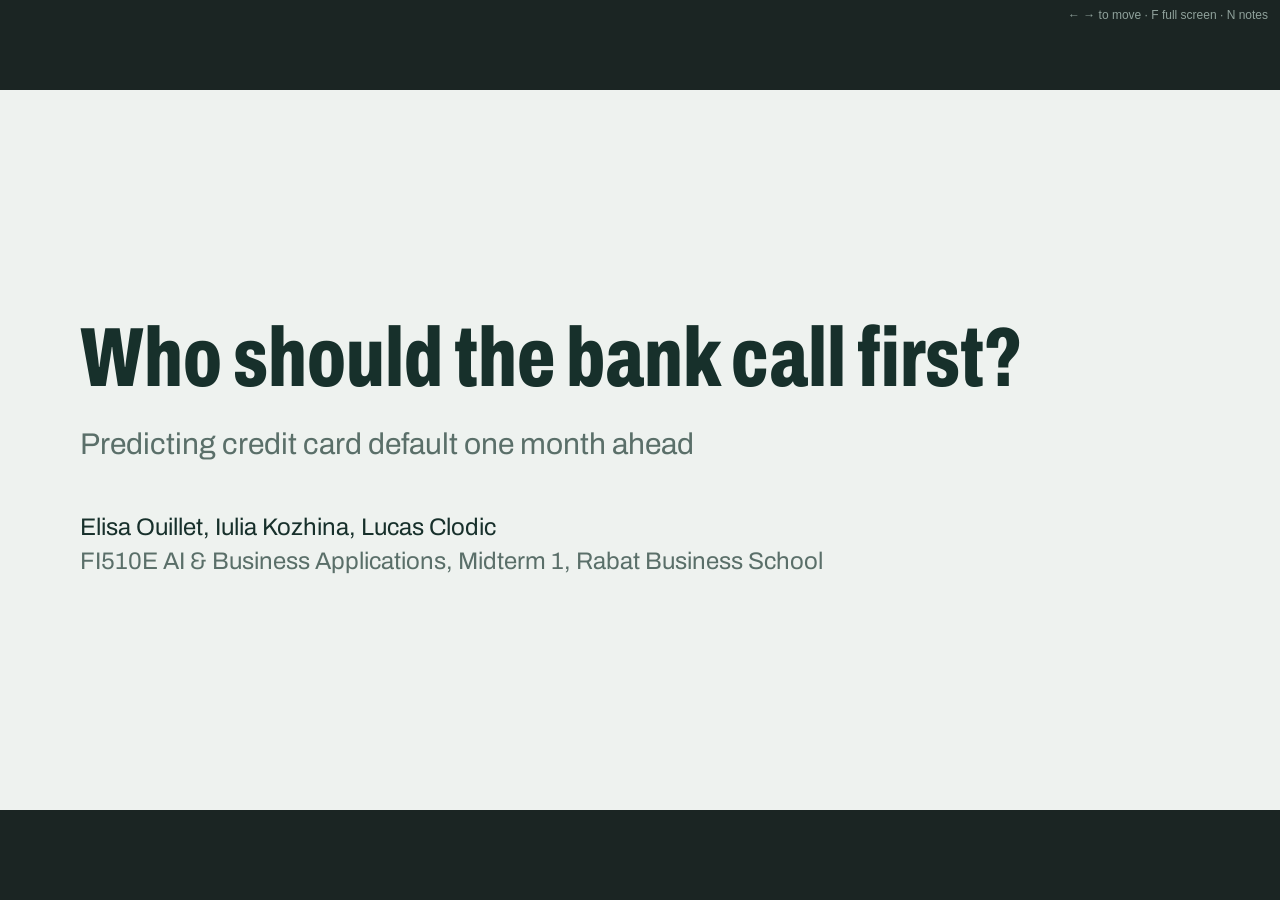
<file: reports/slides.html>
<!doctype html>
<html lang="en">
<head>
<meta charset="utf-8">
<meta name="viewport" content="width=device-width, initial-scale=1">
<title>Who should the bank call first? FI510E Midterm 1</title>
<link rel="preconnect" href="https://fonts.googleapis.com">
<link rel="preconnect" href="https://fonts.gstatic.com" crossorigin>
<link rel="stylesheet" href="https://fonts.googleapis.com/css2?family=Archivo:wdth,wght@62..125,400..800&display=swap">
<style>
  :root {
    --ink: #17302b;
    --soft: #5a6f69;
    --rule: #c9d4ce;
    --pale: #eef2ef;
    --call: #7a2131;
    --w: 1280px;
    --h: 720px;
  }
  * { box-sizing: border-box; }
  html, body { margin: 0; height: 100%; background: #1b2523; overflow: hidden; }
  body { font-family: "Archivo", Arial, sans-serif; color: var(--ink); }

  .deck { position: absolute; left: 50%; top: 50%; width: var(--w); height: var(--h); transform-origin: center; }
  .slide {
    position: absolute; inset: 0; background: #fff; padding: 64px 80px 56px;
    display: none; flex-direction: column;
  }
  .slide.active { display: flex; }

  h1 { font-size: 64px; line-height: 1.02; margin: 0; font-weight: 800; font-variation-settings: "wdth" 70; }
  h2 { font-size: 50px; line-height: 1.08; margin: 0 0 40px; font-weight: 750; font-variation-settings: "wdth" 75; max-width: 1050px; }
  p, li { font-size: 29px; line-height: 1.38; }
  p { margin: 0 0 14px; }
  ul { margin: 0; padding-left: 28px; }
  li { margin-bottom: 14px; }
  b { font-weight: 700; }
  .soft { color: var(--soft); }
  .red { color: var(--call); }

  .foot {
    position: absolute; left: 80px; right: 80px; bottom: 24px;
    display: flex; justify-content: space-between; font-size: 15px; color: var(--soft);
  }

  /* title slide */
  .title-slide { justify-content: center; background: var(--pale); }
  .title-slide h1 { font-size: 84px; }
  .title-slide .sub { font-size: 30px; margin: 22px 0 46px; color: var(--soft); }
  .title-slide .names { font-size: 24px; }

  /* big figures */
  .figures { display: flex; gap: 56px; margin: 18px 0 34px; }
  .figure-num { font-size: 132px; font-weight: 800; line-height: 1; font-variation-settings: "wdth" 66; font-variant-numeric: tabular-nums; }
  .figure-label { font-size: 25px; color: var(--soft); max-width: 300px; margin-top: 6px; }

  .cols { display: grid; grid-template-columns: 1fr 1fr; gap: 56px; }
  .cols h3 { font-size: 28px; margin: 0 0 10px; font-weight: 700; }
  .cols li, .cols p { font-size: 26px; }

  /* confusion matrix */
  .matrix { border-collapse: collapse; font-size: 32px; }
  .matrix th, .matrix td { padding: 24px 24px; text-align: center; }
  .matrix th { font-size: 18px; color: var(--soft); font-weight: 600; }
  .matrix td { border: 2px solid #fff; font-variant-numeric: tabular-nums; font-weight: 700; min-width: 170px; }
  .matrix .ok { background: var(--pale); }
  .matrix .bad { background: #f3dcdf; color: var(--call); }
  .matrix .empty { background: #f7f7f7; color: #aaa; }

  /* results table */
  table.results { border-collapse: collapse; width: 100%; font-size: 25px; font-variant-numeric: tabular-nums; }
  .results th, .results td { padding: 13px 14px; border-bottom: 1px solid var(--rule); text-align: right; }
  .results th:first-child, .results td:first-child { text-align: left; }
  .results th { font-size: 17px; color: var(--soft); font-weight: 600; border-bottom: 2px solid var(--ink); vertical-align: bottom; }
  .results tr.sel td { font-weight: 750; background: var(--pale); }
  .results tr.base td { color: var(--soft); }

  /* bars */
  .bars { display: grid; grid-template-columns: 260px 1fr; gap: 18px 24px; align-items: center; margin: 10px 0 30px; }
  .bar-label { font-size: 22px; }
  .bar { height: 84px; display: flex; align-items: center; padding-left: 18px; font-size: 32px; font-weight: 800; color: #fff; }
  .bar.model { background: var(--call); width: calc(317 / 450 * 100%); }
  .bar.random { background: #9aa9a3; width: calc(99 / 450 * 100%); }
  .bar-track { background: var(--pale); }

  /* rule */
  .rule-steps { display: grid; grid-template-columns: repeat(3, 1fr); gap: 20px; margin: 4px 0 30px; }
  .step { padding: 30px 26px 34px; border-top: 6px solid var(--rule); background: #f7f9f8; }
  .step.call { border-top-color: var(--call); }
  .step.sms { border-top-color: #d08a3c; }
  .step .who { font-size: 20px; color: var(--soft); margin-bottom: 6px; }
  .step .what { font-size: 38px; font-weight: 750; line-height: 1.1; margin-bottom: 8px; }
  .step p { font-size: 22px; margin: 0; }

  img.chart { width: 100%; display: block; }

  /* website screenshots */
  .shots { display: grid; grid-template-columns: 1fr 1fr; gap: 32px; }
  .shots figure { margin: 0; }
  .shots img { width: 100%; display: block; border: 1px solid var(--rule); }
  .shots figcaption { font-size: 24px; line-height: 1.35; margin-top: 14px; }

  /* speaker notes */
  .notes {
    display: none; position: fixed; left: 0; right: 0; bottom: 0; max-height: 30vh; overflow: auto;
    background: #fffbe6; color: #222; padding: 14px 22px; font: 16px/1.45 Arial, sans-serif;
    border-top: 2px solid #e2c34a; z-index: 5;
  }
  body.show-notes .notes { display: block; }
  .help { position: fixed; right: 12px; top: 8px; font: 12px Arial, sans-serif; color: #8fa19b; z-index: 4; }
  body.show-notes .help, body.printing .help { display: none; }

  @media print {
    @page { size: 1280px 720px; margin: 0; }
    html, body { background: #fff; overflow: visible; height: auto; }
    .deck { position: static; transform: none !important; width: auto; height: auto; }
    .slide { position: relative; display: flex !important; width: 1280px; height: 720px; break-after: page; }
    .notes, .help { display: none !important; }
  }
</style>
</head>
<body>
<div class="help">← → to move · F full screen · N notes</div>

<div class="deck" id="deck">

  <!-- 1 -->
  <section class="slide title-slide" data-speaker="Elisa"
    data-notes="Hello. We are Elisa, Iulia and Lucas. Our project uses machine learning to help a bank decide which credit card clients to call before they miss a payment.">
    <h1>Who should the bank call first?</h1>
    <p class="sub">Predicting credit card default one month ahead</p>
    <p class="names">Elisa Ouillet, Iulia Kozhina, Lucas Clodic<br><span class="soft">FI510E AI &amp; Business Applications, Midterm 1, Rabat Business School</span></p>
  </section>

  <!-- 2 -->
  <section class="slide" data-speaker="Elisa"
    data-notes="A bank has 4,500 credit card clients. About 1 in 5 will not pay next month. The collections team can only make 450 calls a month, so it cannot call everybody. Our question: which 450 clients should it call, so the calls reach as many future defaulters as possible? A call before the due date allows a reminder or an instalment plan.">
    <h2>The team can call 10% of its clients. Which ones?</h2>
    <div class="figures">
      <div><div class="figure-num">4,500</div><div class="figure-label">credit card clients each month</div></div>
      <div><div class="figure-num red">22%</div><div class="figure-label">will miss next month's payment</div></div>
      <div><div class="figure-num">450</div><div class="figure-label">calls the collections team can make</div></div>
    </div>
    <p><b>Decision:</b> right after the September statement, choose who to call before the October due date
      (reminder, instalment plan). A wrong call wastes time and annoys a good client.</p>
  </section>

  <!-- 3 -->
  <section class="slide" data-speaker="Elisa"
    data-notes="The data is public, from the UCI repository: 30,000 clients of a Taiwanese bank in 2005. For each client we know six months of history. We checked quality: no missing values, but some codes were not documented, so we grouped them. We removed sex, marital status and age on purpose: a bank should not decide on these, and removing them changes almost nothing. Everything we use is known before the payment, so there is no leakage. We split the data 70/15/15 and kept the test set for one final check.">
    <h2>The data: 30,000 clients, six months of history</h2>
    <div class="cols">
      <div>
        <h3>What we use</h3>
        <ul>
          <li>Credit limit and education</li>
          <li>For each month, April to September: repayment status, bill, amount paid</li>
          <li>7 ratios we added: share of limit used, share of bills repaid, months late…</li>
        </ul>
      </div>
      <div>
        <h3>What we checked or removed</h3>
        <ul>
          <li>No missing values; undocumented codes grouped</li>
          <li><b>Sex, marital status, age removed</b>: not acceptable for a credit decision, costs only 0.002 AUC</li>
          <li>No leakage: all inputs known before the payment</li>
          <li>Split 70 / 15 / 15: train, choose, test once</li>
        </ul>
      </div>
    </div>
    <p class="soft" style="margin-top:auto; font-size:18px">Source: UCI Machine Learning Repository, Default of Credit Card Clients (Yeh &amp; Lien, 2009). Taiwan, 2005, amounts in NT$.</p>
  </section>

  <!-- 4 -->
  <section class="slide" data-speaker="Iulia"
    data-notes="Before any model, a baseline: say that nobody defaults. It is right 78% of the time, which sounds good, but it finds zero defaulters. So accuracy is useless here. We need a measure of how well the model ranks the risky clients at the top: Average Precision.">
    <h2>The accuracy trap</h2>
    <div class="cols" style="align-items:center">
      <div>
        <p>Simplest rule: <b>"nobody defaults"</b>.</p>
        <p>It is right <b>78%</b> of the time…<br>but it finds <b class="red">0 defaulters</b>.</p>
        <p>So we do not choose models with accuracy. We use <b>Average Precision</b>: are the real defaulters at the top of the list?</p>
      </div>
      <div>
        <table class="matrix">
          <tr><th></th><th>predicted: pays</th><th>predicted: defaults</th></tr>
          <tr><th>really pays</th><td class="ok">3,505</td><td class="empty">0</td></tr>
          <tr><th>really defaults</th><td class="bad">995 missed</td><td class="empty">0</td></tr>
        </table>
        <p class="soft" style="font-size:17px; margin-top:10px">Baseline on the 4,500 validation clients</p>
      </div>
    </div>
  </section>

  <!-- 5 -->
  <section class="slide" data-speaker="Iulia"
    data-notes="We trained five models from the course. All beat the baseline. The last column is what matters for the bank: how many real defaulters are in the 450 highest scores. Random Forest and XGBoost are tied. Our rule, fixed before the test, was the best Average Precision. XGBoost even gave slightly different scores on two of our laptops, so the gap is noise: we kept the Random Forest, which gives the same result everywhere. Cross-validation confirmed the tie.">
    <h2>Five models compared on 4,500 validation clients</h2>
    <table class="results">
      <tr><th>Model</th><th>Accuracy</th><th>Recall at 0.50</th><th>Average Precision</th><th>Defaulters in the top 450</th></tr>
      <tr class="base"><td>Baseline: nobody defaults</td><td>0.779</td><td>0.000</td><td>0.221</td><td>~99 (random)</td></tr>
      <tr><td>Logistic Regression</td><td>0.811</td><td>0.304</td><td>0.512</td><td>298</td></tr>
      <tr><td>Decision Tree</td><td>0.813</td><td>0.358</td><td>0.512</td><td>307</td></tr>
      <tr class="sel"><td>Random Forest (chosen)</td><td>0.814</td><td>0.348</td><td>0.552</td><td>310</td></tr>
      <tr><td>Support Vector Machine</td><td>0.814</td><td>0.321</td><td>0.497</td><td>304</td></tr>
      <tr><td>XGBoost</td><td>0.817</td><td>0.356</td><td>0.550</td><td>310</td></tr>
    </table>
    <p style="margin-top:30px; font-size:25px">Random Forest and XGBoost are tied. XGBoost's score changed between two of our laptops, so we kept the model that gives the same result everywhere.</p>
  </section>

  <!-- 6 -->
  <section class="slide" data-speaker="Iulia"
    data-notes="Then, only once, the test set: 4,500 clients the model never saw. In the 450 highest scores there are 317 real defaulters: 7 calls out of 10 reach a future defaulter. Calling 450 random clients would reach only about 99. Results are close to validation, so the model does not overfit.">
    <h2>Final test: 317 defaulters reached in 450 calls</h2>
    <div class="bars">
      <div class="bar-label"><b>Random Forest</b><br><span class="soft">450 highest scores</span></div>
      <div class="bar-track"><div class="bar model">317</div></div>
      <div class="bar-label"><b>Random calls</b><br><span class="soft">450 clients by chance</span></div>
      <div class="bar-track"><div class="bar random">99</div></div>
    </div>
    <ul>
      <li><b>70%</b> of the calls reach a future defaulter, <b>3.2 times</b> better than chance</li>
      <li>ROC-AUC 0.782 on the test set vs 0.777 in validation: the model does not overfit</li>
      <li>The test set was used once, after the model and the rule were fixed</li>
    </ul>
  </section>

  <!-- 7 -->
  <section class="slide" data-speaker="Lucas"
    data-notes="Is it worth money? Our assumptions: a call costs 500 NT$, a call to a good client costs 1,500 more, a call to a future defaulter saves 10% of the bill. Missing a defaulter costs about 4,700 NT$, a useless call 2,000. The curve: calling in the model's order creates value, peaking around 650 calls; random calls always lose money. These are assumptions, so we tested nine combinations: the top 450 stays profitable in all nine. It pays as soon as a call saves 2.3% of the bill.">
    <h2>It pays, even if our cost assumptions are wrong</h2>
    <div class="cols" style="grid-template-columns: 1.45fr 1fr; gap: 36px; align-items: start">
      <img class="chart" src="figures/03_cost_curve.png" alt="Net value of the calls by number of clients contacted: the model ranking peaks around 650 calls, random calls always lose money">
      <ul>
        <li>Missed defaulter: <b>~4,700 NT$</b><br>Useless call: <b>2,000 NT$</b></li>
        <li>Value peaks at <b>~650 calls</b>: 450 is on the profitable part</li>
        <li>9 cost scenarios tested: <b>profitable in 9 out of 9</b></li>
        <li>Break-even: a call must save only <b>2.3%</b> of the bill (we assume 10%)</li>
      </ul>
    </div>
  </section>

  <!-- 8 -->
  <section class="slide" data-speaker="Lucas"
    data-notes="Our recommendation is a simple monthly rule. Score every client, call the 450 riskiest, send an SMS to the next 200, do nothing for the rest. On the test month that is 317 defaulters reached and about 1.8 million NT$, roughly 51,000 euros, for 4,500 clients. A fixed number of calls always fits the team's capacity.">
    <h2>Recommendation: a simple monthly rule</h2>
    <div class="rule-steps">
      <div class="step call"><div class="who">Ranks 1 to 450</div><div class="what">Call</div><p>Reminder and instalment-plan offer</p></div>
      <div class="step sms"><div class="who">Ranks 451 to 650</div><div class="what">Automatic SMS</div><p>Still worth contacting, almost free</p></div>
      <div class="step"><div class="who">All others</div><div class="what">No action</div><p>Most of them pay on time</p></div>
    </div>
    <p>Expected on the test month: <b>317 defaulters reached</b> and about <b>+1.8 M NT$</b> (≈&nbsp;51,000&nbsp;€) for 4,500&nbsp;clients.</p>
  </section>

  <!-- 9 -->
  <section class="slide" data-speaker="Lucas"
    data-notes="We built a small web page that uses the model. The curve is the 4,500 clients, riskiest first; the red part is the 450 the team calls. Left: a client who was late in August and September is ranked 827th, 377 places after the last call, so only a reminder. Right: a client late for months is ranked 8th, so the team calls this month.">
    <h2>The tool: where does one client stand?</h2>
    <div class="shots">
      <figure><img src="figures/demo_slipping.png" alt="Web page: a client late in August and September is ranked 827th of 4,500, 377 places after the last call">
        <figcaption><b>Late in August and September</b><br>827th of 4,500: reminder, no call</figcaption></figure>
      <figure><img src="figures/demo_overdue.png" alt="Web page: a client late for several months is ranked 8th of 4,500, on the call list">
        <figcaption><b class="red">Late for several months</b><br>8th of 4,500: call this month</figcaption></figure>
    </div>
    <p class="soft" style="margin-top:auto; font-size:18px">Our web page (Flask): enter six months of statements, the model ranks the client among the 4,500 validation clients.</p>
  </section>

  <!-- 10 -->
  <section class="slide" data-speaker="Lucas"
    data-notes="Limits. The data is from Taiwan in 2005: a Moroccan bank would retrain on its own data and follow law 09-08 on personal data. The model predicts who will default, not whether a call changes it: the next step is an A/B test, calling half of the top 450 and comparing default rates. The costs must be confirmed by finance. Thank you, we are happy to take your questions.">
    <h2>Limits and next steps</h2>
    <ul>
      <li><b>Old, foreign data</b>: Taiwan, 2005. A Moroccan bank must retrain on its own clients and respect law 09-08 on personal data.</li>
      <li><b>Prediction is not prevention</b>: next step, an A/B test. Call half of the top 450, compare default rates.</li>
      <li><b>Assumed costs</b>: tested on nine scenarios, to confirm with the finance team.</li>
      <li><b>Monitoring</b>: check the hit rate every month and retrain when it drops.</li>
    </ul>
    <p style="margin-top:auto; font-size:34px; font-weight:750">Thank you. Questions?</p>
  </section>

</div>

<div class="notes" id="notes"></div>

<script>
  const slides = [...document.querySelectorAll('.slide')];
  const deck = document.getElementById('deck');
  const notes = document.getElementById('notes');
  let current = 0;

  // footer: speaker and page number on every slide except the title
  slides.forEach((slide, i) => {
    if (i === 0) return;
    const foot = document.createElement('div');
    foot.className = 'foot';
    foot.innerHTML = `<span>${slide.dataset.speaker}</span><span>${i + 1} / ${slides.length}</span>`;
    slide.append(foot);
  });

  function fit() {
    const scale = Math.min(innerWidth / 1280, innerHeight / 720);
    deck.style.transform = `translate(-50%, -50%) scale(${scale})`;
  }

  function show(i) {
    current = Math.max(0, Math.min(slides.length - 1, i));
    slides.forEach((s, k) => s.classList.toggle('active', k === current));
    const s = slides[current];
    notes.innerHTML = `<b>${s.dataset.speaker}, slide ${current + 1}:</b> ${s.dataset.notes}`;
    history.replaceState(null, '', `#${current + 1}`);
  }

  addEventListener('keydown', (e) => {
    if (['ArrowRight', 'PageDown', ' ', 'Enter'].includes(e.key)) { e.preventDefault(); show(current + 1); }
    if (['ArrowLeft', 'PageUp', 'Backspace'].includes(e.key)) { e.preventDefault(); show(current - 1); }
    if (e.key === 'Home') show(0);
    if (e.key === 'End') show(slides.length - 1);
    if (e.key === 'n' || e.key === 'N') document.body.classList.toggle('show-notes');
    if (e.key === 'f' || e.key === 'F') {
      document.fullscreenElement ? document.exitFullscreen() : document.documentElement.requestFullscreen();
    }
  });
  addEventListener('click', (e) => { if (!e.target.closest('.notes')) show(current + (e.clientX > innerWidth / 3 ? 1 : -1)); });
  addEventListener('resize', fit);

  fit();
  show((parseInt(location.hash.slice(1), 10) || 1) - 1);
</script>
</body>
</html>
</file>
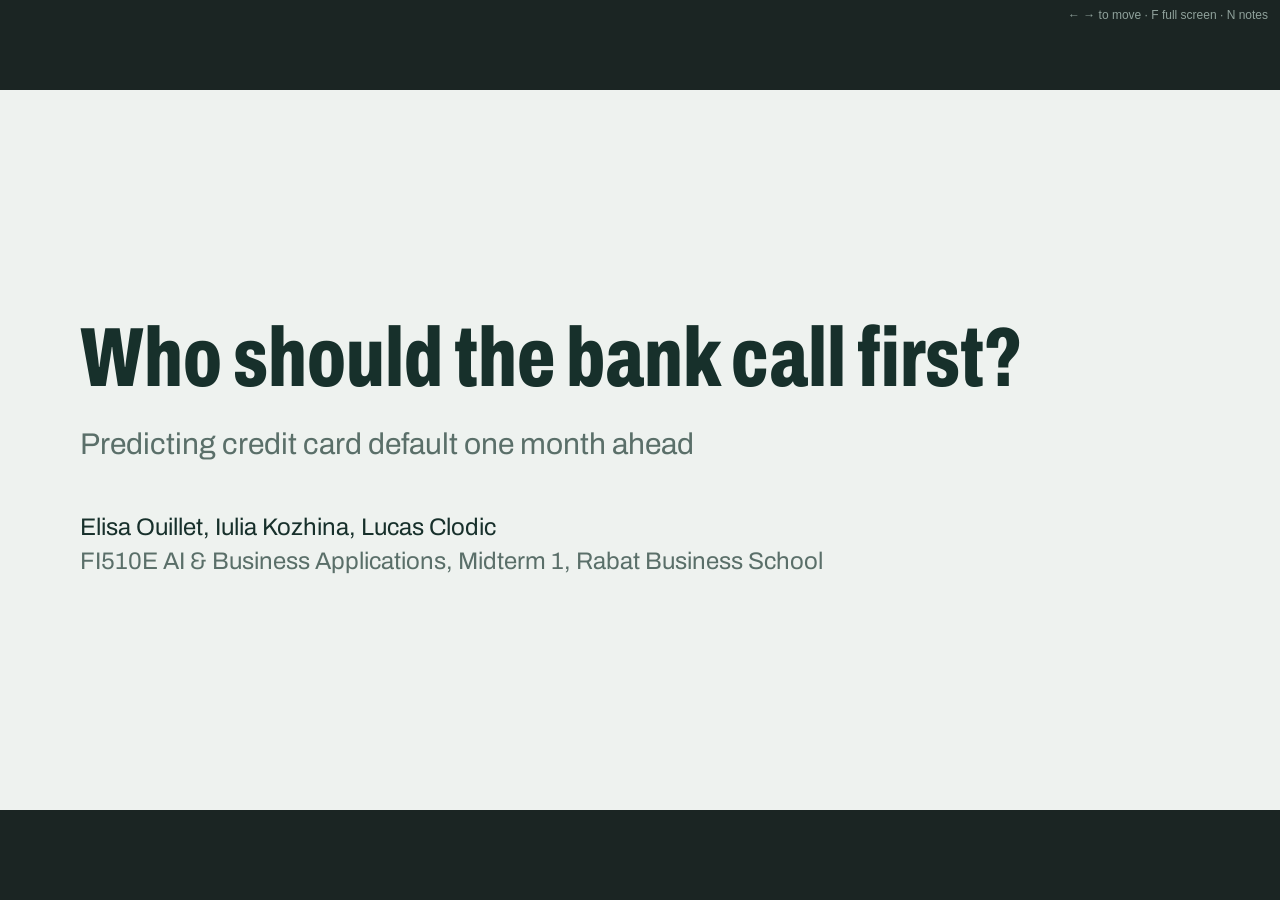
<file: slides/slides.html>
<!doctype html>
<html lang="en">
<head>
<meta charset="utf-8">
<meta name="viewport" content="width=device-width, initial-scale=1">
<title>Who should the bank call first? FI510E Midterm 1</title>
<link rel="preconnect" href="https://fonts.googleapis.com">
<link rel="preconnect" href="https://fonts.gstatic.com" crossorigin>
<link rel="stylesheet" href="https://fonts.googleapis.com/css2?family=Archivo:wdth,wght@62..125,400..800&display=swap">
<style>
  :root {
    --ink: #17302b;
    --soft: #5a6f69;
    --rule: #c9d4ce;
    --pale: #eef2ef;
    --call: #7a2131;
    --w: 1280px;
    --h: 720px;
  }
  * { box-sizing: border-box; }
  html, body { margin: 0; height: 100%; background: #1b2523; overflow: hidden; }
  body { font-family: "Archivo", Arial, sans-serif; color: var(--ink); }

  .deck { position: absolute; left: 50%; top: 50%; width: var(--w); height: var(--h); transform-origin: center; }
  .slide {
    position: absolute; inset: 0; background: #fff; padding: 64px 80px 56px;
    display: none; flex-direction: column;
  }
  .slide.active { display: flex; }

  h1 { font-size: 64px; line-height: 1.02; margin: 0; font-weight: 800; font-variation-settings: "wdth" 70; }
  h2 { font-size: 50px; line-height: 1.08; margin: 0 0 40px; font-weight: 750; font-variation-settings: "wdth" 75; max-width: 1050px; }
  p, li { font-size: 29px; line-height: 1.38; }
  p { margin: 0 0 14px; }
  ul { margin: 0; padding-left: 28px; }
  li { margin-bottom: 14px; }
  b { font-weight: 700; }
  .soft { color: var(--soft); }
  .red { color: var(--call); }

  .foot {
    position: absolute; left: 80px; right: 80px; bottom: 24px;
    display: flex; justify-content: space-between; font-size: 15px; color: var(--soft);
  }

  /* title slide */
  .title-slide { justify-content: center; background: var(--pale); }
  .title-slide h1 { font-size: 84px; }
  .title-slide .sub { font-size: 30px; margin: 22px 0 46px; color: var(--soft); }
  .title-slide .names { font-size: 24px; }

  /* big figures */
  .figures { display: flex; gap: 56px; margin: 18px 0 34px; }
  .figure-num { font-size: 132px; font-weight: 800; line-height: 1; font-variation-settings: "wdth" 66; font-variant-numeric: tabular-nums; }
  .figure-label { font-size: 25px; color: var(--soft); max-width: 300px; margin-top: 6px; }

  /* problem list on slide 2: red crosses for what goes wrong, an arrow for what we do */
  .figures + .marks { margin-top: -8px; }
  .marks { list-style: none; padding: 0; margin: 0 0 22px; }
  .marks li { font-size: 25px; line-height: 1.3; margin-bottom: 8px; padding-left: 34px; position: relative; }
  .marks li::before { position: absolute; left: 0; }
  .marks .no { color: var(--call); }
  .marks .no::before { content: "×"; }
  .marks .go::before { content: "→"; }
  .decision { font-size: 23px; }

  .cols { display: grid; grid-template-columns: 1fr 1fr; gap: 56px; }
  .cols h3 { font-size: 28px; margin: 0 0 10px; font-weight: 700; }
  .cols li, .cols p { font-size: 26px; }

  /* confusion matrix */
  .matrix { border-collapse: collapse; font-size: 32px; }
  .matrix th, .matrix td { padding: 24px 24px; text-align: center; }
  .matrix th { font-size: 18px; color: var(--soft); font-weight: 600; }
  .matrix td { border: 2px solid #fff; font-variant-numeric: tabular-nums; font-weight: 700; min-width: 170px; }
  .matrix .ok { background: var(--pale); }
  .matrix .bad { background: #f3dcdf; color: var(--call); }
  .matrix .empty { background: #f7f7f7; color: #aaa; }

  /* results table */
  table.results { border-collapse: collapse; width: 100%; font-size: 25px; font-variant-numeric: tabular-nums; }
  .results th, .results td { padding: 13px 14px; border-bottom: 1px solid var(--rule); text-align: right; }
  .results th:first-child, .results td:first-child { text-align: left; }
  .results th { font-size: 17px; color: var(--soft); font-weight: 600; border-bottom: 2px solid var(--ink); vertical-align: bottom; }
  .results tr.sel td { font-weight: 750; background: var(--pale); }
  .results tr.base td { color: var(--soft); }

  /* bars */
  .bars { display: grid; grid-template-columns: 260px 1fr; gap: 18px 24px; align-items: center; margin: 10px 0 30px; }
  .bar-label { font-size: 22px; }
  .bar { height: 84px; display: flex; align-items: center; padding-left: 18px; font-size: 32px; font-weight: 800; color: #fff; }
  .bar.model { background: var(--call); width: calc(317 / 450 * 100%); }
  .bar.random { background: #9aa9a3; width: calc(99 / 450 * 100%); }
  .bar-track { background: var(--pale); }

  /* rule */
  .rule-steps { display: grid; grid-template-columns: repeat(3, 1fr); gap: 20px; margin: 4px 0 30px; }
  .step { padding: 30px 26px 34px; border-top: 6px solid var(--rule); background: #f7f9f8; }
  .step.call { border-top-color: var(--call); }
  .step.sms { border-top-color: #d08a3c; }
  .step .who { font-size: 20px; color: var(--soft); margin-bottom: 6px; }
  .step .what { font-size: 38px; font-weight: 750; line-height: 1.1; margin-bottom: 8px; }
  .step p { font-size: 22px; margin: 0; }

  img.chart { width: 100%; display: block; }

  /* website screenshots */
  .shots { display: grid; grid-template-columns: 1fr 1fr; gap: 32px; }
  .shots figure { margin: 0; }
  .shots img { width: 100%; display: block; border: 1px solid var(--rule); }
  .shots figcaption { font-size: 24px; line-height: 1.35; margin-top: 14px; }

  /* speaker notes */
  .notes {
    display: none; position: fixed; left: 0; right: 0; bottom: 0; max-height: 30vh; overflow: auto;
    background: #fffbe6; color: #222; padding: 14px 22px; font: 16px/1.45 Arial, sans-serif;
    border-top: 2px solid #e2c34a; z-index: 5;
  }
  body.show-notes .notes { display: block; }
  .help { position: fixed; right: 12px; top: 8px; font: 12px Arial, sans-serif; color: #8fa19b; z-index: 4; }
  body.show-notes .help, body.printing .help { display: none; }

  @media print {
    @page { size: 1280px 720px; margin: 0; }
    html, body { background: #fff; overflow: visible; height: auto; }
    .deck { position: static; transform: none !important; width: auto; height: auto; }
    .slide { position: relative; display: flex !important; width: 1280px; height: 720px; break-after: page; }
    .notes, .help { display: none !important; }
  }
</style>
</head>
<body>
<div class="help">← → to move · F full screen · N notes</div>

<div class="deck" id="deck">

  <!-- 1 -->
  <section class="slide title-slide" data-speaker="Elisa"
    data-notes="Hello. We are Elisa, Iulia and Lucas. Our project uses machine learning to help a bank decide which credit card clients to call before they miss a payment.">
    <h1>Who should the bank call first?</h1>
    <p class="sub">Predicting credit card default one month ahead</p>
    <p class="names">Elisa Ouillet, Iulia Kozhina, Lucas Clodic<br><span class="soft">FI510E AI &amp; Business Applications, Midterm 1, Rabat Business School</span></p>
  </section>

  <!-- 2 -->
  <section class="slide" data-speaker="Elisa"
    data-notes="A bank has 4,500 credit card clients. About 1 in 5 will not pay next month. The collections team can only make 450 calls a month, so it cannot call everybody. Our question: which 450 clients should it call, so the calls reach as many future defaulters as possible? A call before the due date allows a reminder or an instalment plan.">
    <h2>The team can call 10% of its clients. Which ones?</h2>
    <div class="figures">
      <div><div class="figure-num">4,500</div><div class="figure-label">credit card clients each month</div></div>
      <div><div class="figure-num red">22%</div><div class="figure-label">will miss next month's payment</div></div>
      <div><div class="figure-num">450</div><div class="figure-label">calls the collections team can make</div></div>
    </div>
    <ul class="marks">
      <li class="no">Most calls would go to people who would have paid anyway.</li>
      <li class="no">This wastes time and may annoy good clients.</li>
      <li class="no">Meanwhile, clients who actually need help may receive no call at all.</li>
      <li class="go">Let's use each client's payment history to identify warning signs before the next payment is due.</li>
    </ul>
    <p class="decision"><b>Decision: Rank the clients by their risk of missing that payment, and start with the highest-risk clients.</b></p>
  </section>

  <!-- 3 -->
  <section class="slide" data-speaker="Elisa"
    data-notes="The data is public, from the UCI repository: 30,000 clients of a Taiwanese bank in 2005. For each client we know six months of history. We checked quality: no missing values, but some codes were not documented, so we grouped them. We removed sex, marital status and age on purpose: a bank should not decide on these, and removing them changes almost nothing. Everything we use is known before the payment, so there is no leakage. We split the data 70/15/15 and kept the test set for one final check.">
    <h2>The data: 30,000 clients, six months of history</h2>
    <div class="cols">
      <div>
        <h3>What we use</h3>
        <ul>
          <li>Credit limit and education</li>
          <li>Six months of history, April to September: repayment status, bill, amount paid</li>
          <li>7 ratios we added:<br>share of credit limit used</li>
        </ul>
      </div>
      <div>
        <h3>What we checked or removed</h3>
        <ul>
          <li>No missing values; undocumented codes grouped</li>
          <li><b>Sex, marital status, age removed</b></li>
          <li>No leakage: all inputs known before the payment</li>
          <li>We split the clients:<br>70% to train, 15% to tune the model<br>and 15% to test it only once.</li>
        </ul>
      </div>
    </div>
    <p class="soft" style="margin-top:auto; font-size:18px">Source: UCI Machine Learning Repository, Default of Credit Card Clients (Yeh &amp; Lien, 2009). Taiwan, 2005, amounts in NT$.</p>
  </section>

  <!-- 4 -->
  <section class="slide" data-speaker="Iulia"
    data-notes="Before any model, a baseline: say that nobody defaults. It is right 78% of the time, which sounds good, but it finds zero defaulters. So accuracy is useless here. We need a measure of how well the model ranks the risky clients at the top: Average Precision.">
    <h2>The accuracy trap</h2>
    <div class="cols" style="align-items:center">
      <div>
        <p>Simplest rule: <b>"nobody defaults"</b>.</p>
        <p>It is right <b>78%</b> of the time…<br>but it finds <b class="red">0 defaulters</b>.</p>
        <p>So we do not choose models with accuracy. We use <b>Average Precision</b>: are the real defaulters at the top of the list?</p>
      </div>
      <div>
        <table class="matrix">
          <tr><th></th><th>predicted: pays</th><th>predicted: defaults</th></tr>
          <tr><th>really pays</th><td class="ok">3,505</td><td class="empty">0</td></tr>
          <tr><th>really defaults</th><td class="bad">995 missed</td><td class="empty">0</td></tr>
        </table>
        <p class="soft" style="font-size:17px; margin-top:10px">Baseline on the 4,500 validation clients</p>
      </div>
    </div>
  </section>

  <!-- 5 -->
  <section class="slide" data-speaker="Iulia"
    data-notes="We trained five models from the course. All beat the baseline. The last column is what matters for the bank: how many real defaulters are in the 450 highest scores. Random Forest and XGBoost are tied. Our rule, fixed before the test, was the best Average Precision. XGBoost even gave slightly different scores on two of our laptops, so the gap is noise: we kept the Random Forest, which gives the same result everywhere. Cross-validation confirmed the tie.">
    <h2>Five models compared on 4,500 validation clients</h2>
    <table class="results">
      <tr><th>Model</th><th>Accuracy</th><th>Recall at 0.50</th><th>Average Precision</th><th>Defaulters in the top 450</th></tr>
      <tr class="base"><td>Baseline: nobody defaults</td><td>0.779</td><td>0.000</td><td>0.221</td><td>~99 (random)</td></tr>
      <tr><td>Logistic Regression</td><td>0.811</td><td>0.304</td><td>0.512</td><td>298</td></tr>
      <tr><td>Decision Tree</td><td>0.813</td><td>0.358</td><td>0.512</td><td>307</td></tr>
      <tr class="sel"><td>Random Forest (chosen)</td><td>0.814</td><td>0.348</td><td>0.552</td><td>310</td></tr>
      <tr><td>Support Vector Machine</td><td>0.814</td><td>0.321</td><td>0.497</td><td>304</td></tr>
      <tr><td>XGBoost</td><td>0.817</td><td>0.356</td><td>0.550</td><td>310</td></tr>
    </table>
    <p style="margin-top:30px; font-size:25px">Random Forest and XGBoost are tied. XGBoost's score changed between two of our laptops, so we kept the model that gives the same result everywhere.</p>
  </section>

  <!-- 6 -->
  <section class="slide" data-speaker="Iulia"
    data-notes="Then, only once, the test set: 4,500 clients the model never saw. In the 450 highest scores there are 317 real defaulters: 7 calls out of 10 reach a future defaulter. Calling 450 random clients would reach only about 99. Results are close to validation, so the model does not overfit.">
    <h2>Final test: 317 defaulters reached in 450 calls</h2>
    <div class="bars">
      <div class="bar-label"><b>Random Forest</b><br><span class="soft">450 highest scores</span></div>
      <div class="bar-track"><div class="bar model">317</div></div>
      <div class="bar-label"><b>Random calls</b><br><span class="soft">450 clients by chance</span></div>
      <div class="bar-track"><div class="bar random">99</div></div>
    </div>
    <ul>
      <li><b>70%</b> of the calls reach a future defaulter, <b>3.2 times</b> better than chance</li>
      <li>ROC-AUC 0.782 on the test set vs 0.777 in validation: the model does not overfit</li>
      <li>The test set was used once, after the model and the rule were fixed</li>
    </ul>
  </section>

  <!-- 7 -->
  <section class="slide" data-speaker="Lucas"
    data-notes="Is it worth money? Our assumptions: a call costs 500 NT$, a call to a good client costs 1,500 more, a call to a future defaulter saves 10% of the bill. Missing a defaulter costs about 4,700 NT$, a useless call 2,000. The curve: calling in the model's order creates value, peaking around 650 calls; random calls always lose money. These are assumptions, so we tested nine combinations: the top 450 stays profitable in all nine. It pays as soon as a call saves 2.3% of the bill.">
    <h2>It pays, even if our cost assumptions are wrong</h2>
    <div class="cols" style="grid-template-columns: 1.45fr 1fr; gap: 36px; align-items: start">
      <img class="chart" src="../results/figures/03_cost_curve.png" alt="Net value of the calls by number of clients contacted: the model ranking peaks around 650 calls, random calls always lose money">
      <ul>
        <li>Missed defaulter: <b>~4,700 NT$</b><br>Useless call: <b>2,000 NT$</b></li>
        <li>Value peaks at <b>~650 calls</b>: 450 is on the profitable part</li>
        <li>9 cost scenarios tested: <b>profitable in 9 out of 9</b></li>
        <li>Break-even: a call must save only <b>2.3%</b> of the bill (we assume 10%)</li>
      </ul>
    </div>
  </section>

  <!-- 8 -->
  <section class="slide" data-speaker="Lucas"
    data-notes="Our recommendation is a simple monthly rule. Score every client, call the 450 riskiest, send an SMS to the next 200, do nothing for the rest. On the test month that is 317 defaulters reached and about 1.8 million NT$, roughly 51,000 euros, for 4,500 clients. A fixed number of calls always fits the team's capacity.">
    <h2>Recommendation: a simple monthly rule</h2>
    <div class="rule-steps">
      <div class="step call"><div class="who">Ranks 1 to 450</div><div class="what">Call</div><p>Reminder and instalment-plan offer</p></div>
      <div class="step sms"><div class="who">Ranks 451 to 650</div><div class="what">Automatic SMS</div><p>Still worth contacting, almost free</p></div>
      <div class="step"><div class="who">All others</div><div class="what">No action</div><p>Most of them pay on time</p></div>
    </div>
    <p>Expected on the test month: <b>317 defaulters reached</b> and about <b>+1.8 M NT$</b> (≈&nbsp;51,000&nbsp;€) for 4,500&nbsp;clients.</p>
  </section>

  <!-- 9 -->
  <section class="slide" data-speaker="Lucas"
    data-notes="We built a small web page that uses the model. The curve is the 4,500 clients, riskiest first; the red part is the 450 the team calls. Left: a client who was late in August and September is ranked 827th, 377 places after the last call, so only a reminder. Right: a client late for months is ranked 8th, so the team calls this month.">
    <h2>The tool: where does one client stand?</h2>
    <div class="shots">
      <figure><img src="../results/figures/demo_slipping.png" alt="Web page: a client late in August and September is ranked 827th of 4,500, 377 places after the last call">
        <figcaption><b>Late in August and September</b><br>827th of 4,500: reminder, no call</figcaption></figure>
      <figure><img src="../results/figures/demo_overdue.png" alt="Web page: a client late for several months is ranked 8th of 4,500, on the call list">
        <figcaption><b class="red">Late for several months</b><br>8th of 4,500: call this month</figcaption></figure>
    </div>
    <p class="soft" style="margin-top:auto; font-size:18px">Our web page (Flask): enter six months of statements, the model ranks the client among the 4,500 validation clients.</p>
  </section>

  <!-- 10 -->
  <section class="slide" data-speaker="Lucas"
    data-notes="Limits. The data is from Taiwan in 2005: another bank would retrain the model on its own clients and follow data-protection rules. The model predicts who will default, not whether a call changes it: the next step is an A/B test, calling half of the top 450 and comparing default rates. The costs must be confirmed by finance. Thank you, we are happy to take your questions.">
    <h2>Limits and next steps</h2>
    <ul>
      <li><b>Old, foreign data</b>: Taiwan, 2005. Another bank must retrain on its own clients and follow data-protection rules.</li>
      <li><b>Prediction is not prevention</b>: next step, an A/B test. Call half of the top 450, compare default rates.</li>
      <li><b>Assumed costs</b>: tested on nine scenarios, to confirm with the finance team.</li>
      <li><b>Monitoring</b>: check the hit rate every month and retrain when it drops.</li>
    </ul>
    <p style="margin-top:auto; font-size:34px; font-weight:750">Thank you. Questions?</p>
  </section>

</div>

<div class="notes" id="notes"></div>

<script>
  const slides = [...document.querySelectorAll('.slide')];
  const deck = document.getElementById('deck');
  const notes = document.getElementById('notes');
  let current = 0;

  // footer: speaker and page number on every slide except the title
  slides.forEach((slide, i) => {
    if (i === 0) return;
    const foot = document.createElement('div');
    foot.className = 'foot';
    foot.innerHTML = `<span>${slide.dataset.speaker}</span><span>${i + 1} / ${slides.length}</span>`;
    slide.append(foot);
  });

  function fit() {
    const scale = Math.min(innerWidth / 1280, innerHeight / 720);
    deck.style.transform = `translate(-50%, -50%) scale(${scale})`;
  }

  function show(i) {
    current = Math.max(0, Math.min(slides.length - 1, i));
    slides.forEach((s, k) => s.classList.toggle('active', k === current));
    const s = slides[current];
    notes.innerHTML = `<b>${s.dataset.speaker}, slide ${current + 1}:</b> ${s.dataset.notes}`;
    history.replaceState(null, '', `#${current + 1}`);
  }

  addEventListener('keydown', (e) => {
    if (['ArrowRight', 'PageDown', ' ', 'Enter'].includes(e.key)) { e.preventDefault(); show(current + 1); }
    if (['ArrowLeft', 'PageUp', 'Backspace'].includes(e.key)) { e.preventDefault(); show(current - 1); }
    if (e.key === 'Home') show(0);
    if (e.key === 'End') show(slides.length - 1);
    if (e.key === 'n' || e.key === 'N') document.body.classList.toggle('show-notes');
    if (e.key === 'f' || e.key === 'F') {
      document.fullscreenElement ? document.exitFullscreen() : document.documentElement.requestFullscreen();
    }
  });
  addEventListener('click', (e) => { if (!e.target.closest('.notes')) show(current + (e.clientX > innerWidth / 3 ? 1 : -1)); });
  addEventListener('resize', fit);

  fit();
  show((parseInt(location.hash.slice(1), 10) || 1) - 1);
</script>
</body>
</html>
</file>
